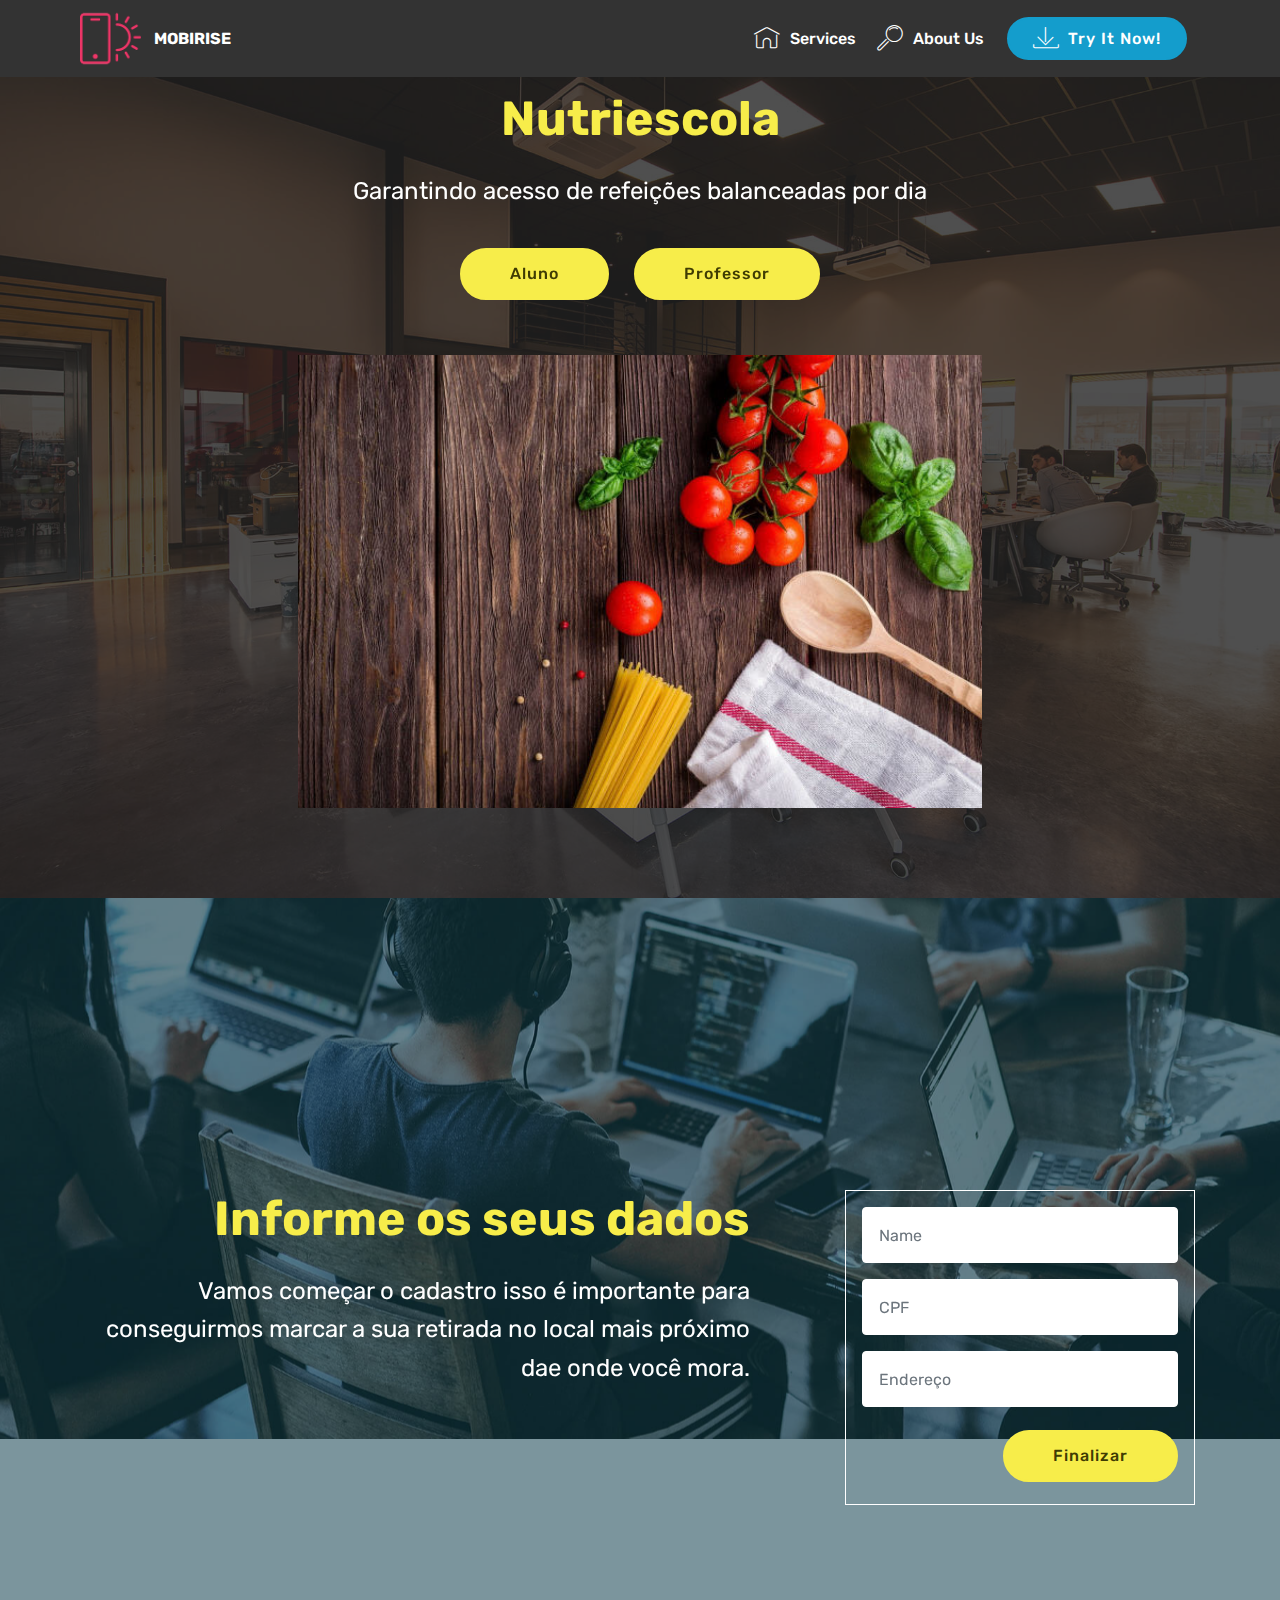
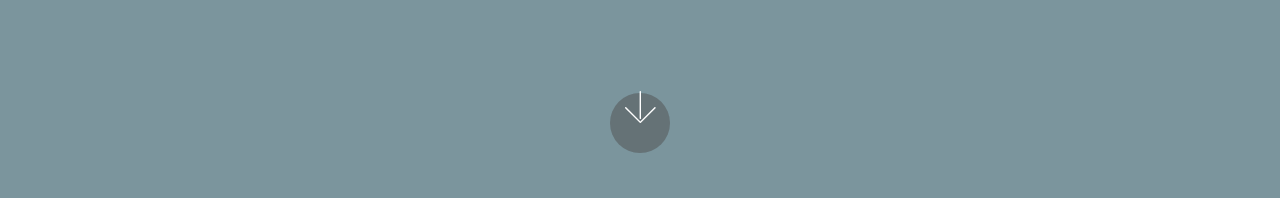
<file: page1.html>
<!DOCTYPE html>
<html  >
<head>
  <!-- Site made with Mobirise Website Builder v4.12.3, https://mobirise.com -->
  <meta charset="UTF-8">
  <meta http-equiv="X-UA-Compatible" content="IE=edge">
  <meta name="generator" content="Mobirise v4.12.3, mobirise.com">
  <meta name="viewport" content="width=device-width, initial-scale=1, minimum-scale=1">
  <link rel="shortcut icon" href="assets/images/logo2.png" type="image/x-icon">
  <meta name="description" content="Web Site Builder Description">
  
  
  <title>Bem Vindo</title>
  <link rel="stylesheet" href="assets/web/assets/mobirise-icons/mobirise-icons.css">
  <link rel="stylesheet" href="assets/bootstrap/css/bootstrap.min.css">
  <link rel="stylesheet" href="assets/bootstrap/css/bootstrap-grid.min.css">
  <link rel="stylesheet" href="assets/bootstrap/css/bootstrap-reboot.min.css">
  <link rel="stylesheet" href="assets/tether/tether.min.css">
  <link rel="stylesheet" href="assets/dropdown/css/style.css">
  <link rel="stylesheet" href="assets/theme/css/style.css">
  <link rel="preload" as="style" href="assets/mobirise/css/mbr-additional.css"><link rel="stylesheet" href="assets/mobirise/css/mbr-additional.css" type="text/css">
  
  
  
</head>
<body>
  <section class="menu cid-qTkzRZLJNu" once="menu" id="menu1-6">

    

    <nav class="navbar navbar-expand beta-menu navbar-dropdown align-items-center navbar-fixed-top navbar-toggleable-sm">
        <button class="navbar-toggler navbar-toggler-right" type="button" data-toggle="collapse" data-target="#navbarSupportedContent" aria-controls="navbarSupportedContent" aria-expanded="false" aria-label="Toggle navigation">
            <div class="hamburger">
                <span></span>
                <span></span>
                <span></span>
                <span></span>
            </div>
        </button>
        <div class="menu-logo">
            <div class="navbar-brand">
                <span class="navbar-logo">
                    <a href="https://mobirise.com">
                         <img src="assets/images/logo2.png" alt="Mobirise" style="height: 3.8rem;">
                    </a>
                </span>
                <span class="navbar-caption-wrap">
                    <a class="navbar-caption text-white display-4" href="https://mobirise.com">
                        MOBIRISE
                    </a>
                </span>
            </div>
        </div>
        <div class="collapse navbar-collapse" id="navbarSupportedContent">
            <ul class="navbar-nav nav-dropdown" data-app-modern-menu="true"><li class="nav-item">
                    <a class="nav-link link text-white display-4" href="https://mobirise.com">
                        <span class="mbri-home mbr-iconfont mbr-iconfont-btn"></span>
                        Services
                    </a>
                </li>
                <li class="nav-item">
                    <a class="nav-link link text-white display-4" href="https://mobirise.com">
                        <span class="mbri-search mbr-iconfont mbr-iconfont-btn"></span>
                        About Us
                    </a>
                </li></ul>
            <div class="navbar-buttons mbr-section-btn">
                <a class="btn btn-sm btn-primary display-4" href="https://mobirise.com">
                    <span class="mbri-save mbr-iconfont mbr-iconfont-btn "></span>
                    Try It Now!
                </a>
            </div>
        </div>
    </nav>
</section>

<section class="engine"><a href="https://mobirise.info/b">create a site for free</a></section><section class="header4 cid-rZUNiboamb mbr-parallax-background" id="header4-8">

    

    <div class="mbr-overlay" style="opacity: 0.8; background-color: rgb(35, 35, 35);">
    </div>

    <div class="container">
        <div class="row justify-content-md-center">
            <div class="media-content col-md-10">
                <h1 class="mbr-section-title align-center mbr-white pb-3 mbr-bold mbr-fonts-style display-2">
                    Nutriescola</h1>
                
                <div class="mbr-text align-center mbr-white pb-3">
                    <p class="mbr-text mbr-fonts-style display-5">Garantindo acesso de refeições balanceadas por dia</p>
                </div>
                <div class="mbr-section-btn align-center"><a class="btn btn-md btn-success display-4" href="https://mobirise.co">Aluno</a>
                    <a class="btn btn-md btn-success display-4" href="https://mobirise.co">Professor</a></div>
            </div>
            <div class="mbr-figure pt-5">
                <img src="assets/images/mbr-642x425.jpg" alt="Mobirise" title="" style="width: 60%;">
            </div>
        </div>
    </div>
</section>

<section class="header15 cid-rZUT99VeTi mbr-fullscreen mbr-parallax-background" id="header15-p">

    

    <div class="mbr-overlay" style="opacity: 0.5; background-color: rgb(7, 59, 76);"></div>

    <div class="container align-right">
        <div class="row">
            <div class="mbr-white col-lg-8 col-md-7 content-container">
                <h1 class="mbr-section-title mbr-bold pb-3 mbr-fonts-style display-2">Informe os seus dados</h1>
                <p class="mbr-text pb-3 mbr-fonts-style display-5">
                    Vamos começar o cadastro isso é importante para conseguirmos marcar a sua retirada no local mais próximo dae onde você mora.</p>
            </div>
            <div class="col-lg-4 col-md-5">
                <div class="form-container">
                    <div class="media-container-column" data-form-type="formoid">
                        <!---Formbuilder Form--->
                        <form action="https://mobirise.com/" method="POST" class="mbr-form form-with-styler" data-form-title="Mobirise Form"><input type="hidden" name="email" data-form-email="true" value="KwXB6j3JhqfJoe9oeoBxejv4C2R5Z7GhDV4vqaOdB/wkiQXH1CTUEIJCYvrOs9qyy7m2esqD6Z3JxVBmjIgYdaB0wxkb05GoD2sVomxNQdUXSid4g6dSKXc0OUyyt42W">
                            <div class="row">
                                <div hidden="hidden" data-form-alert="" class="alert alert-success col-12">Obrigado por fazer seu cadastro!</div>
                                <div hidden="hidden" data-form-alert-danger="" class="alert alert-danger col-12">
                                </div>
                            </div>
                            <div class="dragArea row">
                                <div class="col-md-12 form-group " data-for="name">
                                    <input type="text" name="name" placeholder="Name" data-form-field="Name" required="required" class="form-control px-3 display-7" id="name-header15-p">
                                </div>
                                <div class="col-md-12 form-group " data-for="email">
                                    <input type="email" name="email" placeholder="CPF" data-form-field="Email" required="required" class="form-control px-3 display-7" id="email-header15-p">
                                </div>
                                <div data-for="phone" class="col-md-12 form-group ">
                                    <input type="tel" name="phone" placeholder="Endereço" data-form-field="Phone" class="form-control px-3 display-7" id="phone-header15-p">
                                </div>
                                
                                <div class="col-md-12 input-group-btn"><button type="submit" class="btn btn-form btn-success display-4">Finalizar</button></div>
                            </div>
                        </form><!---Formbuilder Form--->
                    </div>
                </div>
            </div>
        </div>
    </div>
    <div class="mbr-arrow hidden-sm-down" aria-hidden="true">
        <a href="#next">
            <i class="mbri-down mbr-iconfont"></i>
        </a>
    </div>
</section>


  <script src="assets/web/assets/jquery/jquery.min.js"></script>
  <script src="assets/popper/popper.min.js"></script>
  <script src="assets/bootstrap/js/bootstrap.min.js"></script>
  <script src="assets/smoothscroll/smooth-scroll.js"></script>
  <script src="assets/tether/tether.min.js"></script>
  <script src="assets/dropdown/js/nav-dropdown.js"></script>
  <script src="assets/dropdown/js/navbar-dropdown.js"></script>
  <script src="assets/touchswipe/jquery.touch-swipe.min.js"></script>
  <script src="assets/parallax/jarallax.min.js"></script>
  <script src="assets/theme/js/script.js"></script>
  <script src="assets/formoid/formoid.min.js"></script>
  
  
</body>
</html>
</file>
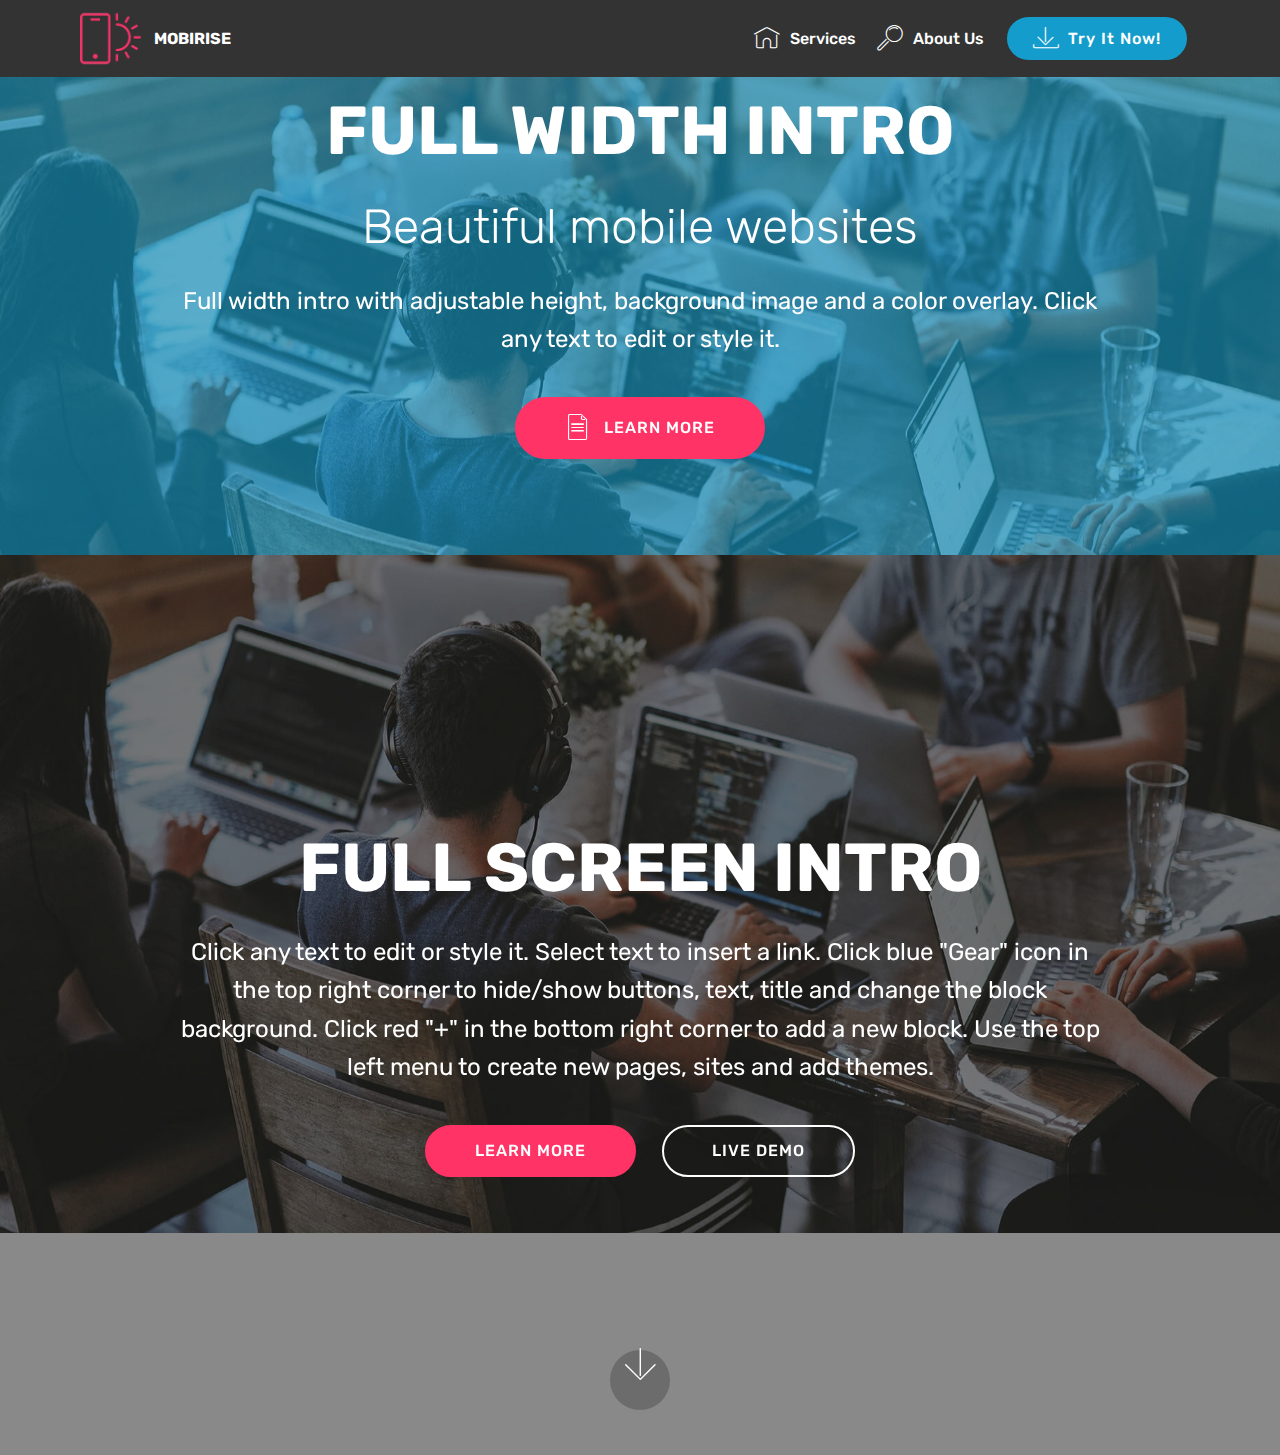
<file: page2.html>
<!DOCTYPE html>
<html  >
<head>
  <!-- Site made with Mobirise Website Builder v4.12.3, https://mobirise.com -->
  <meta charset="UTF-8">
  <meta http-equiv="X-UA-Compatible" content="IE=edge">
  <meta name="generator" content="Mobirise v4.12.3, mobirise.com">
  <meta name="viewport" content="width=device-width, initial-scale=1, minimum-scale=1">
  <link rel="shortcut icon" href="assets/images/logo2.png" type="image/x-icon">
  <meta name="description" content="Website Generator Description">
  
  
  <title>cadastro</title>
  <link rel="stylesheet" href="assets/web/assets/mobirise-icons/mobirise-icons.css">
  <link rel="stylesheet" href="assets/bootstrap/css/bootstrap.min.css">
  <link rel="stylesheet" href="assets/bootstrap/css/bootstrap-grid.min.css">
  <link rel="stylesheet" href="assets/bootstrap/css/bootstrap-reboot.min.css">
  <link rel="stylesheet" href="assets/tether/tether.min.css">
  <link rel="stylesheet" href="assets/dropdown/css/style.css">
  <link rel="stylesheet" href="assets/theme/css/style.css">
  <link rel="preload" as="style" href="assets/mobirise/css/mbr-additional.css"><link rel="stylesheet" href="assets/mobirise/css/mbr-additional.css" type="text/css">
  
  
  
</head>
<body>
  <section class="menu cid-qTkzRZLJNu" once="menu" id="menu1-h">

    

    <nav class="navbar navbar-expand beta-menu navbar-dropdown align-items-center navbar-fixed-top navbar-toggleable-sm">
        <button class="navbar-toggler navbar-toggler-right" type="button" data-toggle="collapse" data-target="#navbarSupportedContent" aria-controls="navbarSupportedContent" aria-expanded="false" aria-label="Toggle navigation">
            <div class="hamburger">
                <span></span>
                <span></span>
                <span></span>
                <span></span>
            </div>
        </button>
        <div class="menu-logo">
            <div class="navbar-brand">
                <span class="navbar-logo">
                    <a href="https://mobirise.com">
                         <img src="assets/images/logo2.png" alt="Mobirise" style="height: 3.8rem;">
                    </a>
                </span>
                <span class="navbar-caption-wrap">
                    <a class="navbar-caption text-white display-4" href="https://mobirise.com">
                        MOBIRISE
                    </a>
                </span>
            </div>
        </div>
        <div class="collapse navbar-collapse" id="navbarSupportedContent">
            <ul class="navbar-nav nav-dropdown" data-app-modern-menu="true"><li class="nav-item">
                    <a class="nav-link link text-white display-4" href="https://mobirise.com">
                        <span class="mbri-home mbr-iconfont mbr-iconfont-btn"></span>
                        Services
                    </a>
                </li>
                <li class="nav-item">
                    <a class="nav-link link text-white display-4" href="https://mobirise.com">
                        <span class="mbri-search mbr-iconfont mbr-iconfont-btn"></span>
                        About Us
                    </a>
                </li></ul>
            <div class="navbar-buttons mbr-section-btn">
                <a class="btn btn-sm btn-primary display-4" href="https://mobirise.com">
                    <span class="mbri-save mbr-iconfont mbr-iconfont-btn "></span>
                    Try It Now!
                </a>
            </div>
        </div>
    </nav>
</section>

<section class="engine"><a href="https://mobirise.info/l">free web templates</a></section><section class="header1 cid-rZUSvEUmrh mbr-parallax-background" id="header1-j">

    

    <div class="mbr-overlay" style="opacity: 0.6; background-color: rgb(20, 157, 204);">
    </div>

    <div class="container">
        <div class="row justify-content-md-center">
            <div class="mbr-white col-md-10">
                <h1 class="mbr-section-title align-center mbr-bold pb-3 mbr-fonts-style display-1">
                    FULL WIDTH INTRO
                </h1>
                <h3 class="mbr-section-subtitle align-center mbr-light pb-3 mbr-fonts-style display-2">
                    Beautiful mobile websites
                </h3>
                <p class="mbr-text align-center pb-3 mbr-fonts-style display-5">
                    Full width intro with adjustable height, background image and a color overlay. Click any text to edit or style it.
                </p>
                <div class="mbr-section-btn align-center"><a class="btn btn-md btn-secondary display-4" href="https://mobirise.co">
                        <span class="mbr-iconfont mbri-file"></span>LEARN MORE</a></div>
            </div>
        </div>
    </div>

</section>

<section class="cid-rZUSzHa265 mbr-fullscreen mbr-parallax-background" id="header2-k">

    

    <div class="mbr-overlay" style="opacity: 0.5; background-color: rgb(35, 35, 35);"></div>

    <div class="container align-center">
        <div class="row justify-content-md-center">
            <div class="mbr-white col-md-10">
                <h1 class="mbr-section-title mbr-bold pb-3 mbr-fonts-style display-1">
                    FULL SCREEN INTRO
                </h1>
                
                <p class="mbr-text pb-3 mbr-fonts-style display-5">
                    Click any text to edit or style it. Select text to insert a link. Click blue "Gear" icon in the top right corner to hide/show buttons, text, title and change the block background. Click red "+" in the bottom right corner to add a new block. Use the top left menu to create new pages, sites and add themes.
                </p>
                <div class="mbr-section-btn">
                    <a class="btn btn-md btn-secondary display-4" href="https://mobirise.co">LEARN MORE</a>
                    <a class="btn btn-md btn-white-outline display-4" href="https://mobirise.co">LIVE DEMO</a>
                </div>
            </div>
        </div>
    </div>
    <div class="mbr-arrow hidden-sm-down" aria-hidden="true">
        <a href="#next">
            <i class="mbri-down mbr-iconfont"></i>
        </a>
    </div>
</section>


  <script src="assets/web/assets/jquery/jquery.min.js"></script>
  <script src="assets/popper/popper.min.js"></script>
  <script src="assets/bootstrap/js/bootstrap.min.js"></script>
  <script src="assets/tether/tether.min.js"></script>
  <script src="assets/smoothscroll/smooth-scroll.js"></script>
  <script src="assets/dropdown/js/nav-dropdown.js"></script>
  <script src="assets/dropdown/js/navbar-dropdown.js"></script>
  <script src="assets/touchswipe/jquery.touch-swipe.min.js"></script>
  <script src="assets/parallax/jarallax.min.js"></script>
  <script src="assets/theme/js/script.js"></script>
  
  
</body>
</html>
</file>
<file: assets/web/assets/mobirise-icons/mobirise-icons.css>
@font-face {
  font-family: 'MobiriseIcons';
  src:  url('mobirise-icons.eot?spat4u');
  src:  url('mobirise-icons.eot?spat4u#iefix') format('embedded-opentype'),
    url('mobirise-icons.ttf?spat4u') format('truetype'),
    url('mobirise-icons.woff?spat4u') format('woff'),
    url('mobirise-icons.svg?spat4u#MobiriseIcons') format('svg');
  font-weight: normal;
  font-style: normal;
  font-display: swap;
}

[class^="mbri-"], [class*=" mbri-"] {
  /* use !important to prevent issues with browser extensions that change fonts */
  font-family: MobiriseIcons !important;
  speak: none;
  font-style: normal;
  font-weight: normal;
  font-variant: normal;
  text-transform: none;
  line-height: 1;

  /* Better Font Rendering =========== */
  -webkit-font-smoothing: antialiased;
  -moz-osx-font-smoothing: grayscale;
}

.mbri-add-submenu:before {
  content: "\e900";
}
.mbri-alert:before {
  content: "\e901";
}
.mbri-align-center:before {
  content: "\e902";
}
.mbri-align-justify:before {
  content: "\e903";
}
.mbri-align-left:before {
  content: "\e904";
}
.mbri-align-right:before {
  content: "\e905";
}
.mbri-android:before {
  content: "\e906";
}
.mbri-apple:before {
  content: "\e907";
}
.mbri-arrow-down:before {
  content: "\e908";
}
.mbri-arrow-next:before {
  content: "\e909";
}
.mbri-arrow-prev:before {
  content: "\e90a";
}
.mbri-arrow-up:before {
  content: "\e90b";
}
.mbri-bold:before {
  content: "\e90c";
}
.mbri-bookmark:before {
  content: "\e90d";
}
.mbri-bootstrap:before {
  content: "\e90e";
}
.mbri-briefcase:before {
  content: "\e90f";
}
.mbri-browse:before {
  content: "\e910";
}
.mbri-bulleted-list:before {
  content: "\e911";
}
.mbri-calendar:before {
  content: "\e912";
}
.mbri-camera:before {
  content: "\e913";
}
.mbri-cart-add:before {
  content: "\e914";
}
.mbri-cart-full:before {
  content: "\e915";
}
.mbri-cash:before {
  content: "\e916";
}
.mbri-change-style:before {
  content: "\e917";
}
.mbri-chat:before {
  content: "\e918";
}
.mbri-clock:before {
  content: "\e919";
}
.mbri-close:before {
  content: "\e91a";
}
.mbri-cloud:before {
  content: "\e91b";
}
.mbri-code:before {
  content: "\e91c";
}
.mbri-contact-form:before {
  content: "\e91d";
}
.mbri-credit-card:before {
  content: "\e91e";
}
.mbri-cursor-click:before {
  content: "\e91f";
}
.mbri-cust-feedback:before {
  content: "\e920";
}
.mbri-database:before {
  content: "\e921";
}
.mbri-delivery:before {
  content: "\e922";
}
.mbri-desktop:before {
  content: "\e923";
}
.mbri-devices:before {
  content: "\e924";
}
.mbri-down:before {
  content: "\e925";
}
.mbri-download:before {
  content: "\e989";
}
.mbri-drag-n-drop:before {
  content: "\e927";
}
.mbri-drag-n-drop2:before {
  content: "\e928";
}
.mbri-edit:before {
  content: "\e929";
}
.mbri-edit2:before {
  content: "\e92a";
}
.mbri-error:before {
  content: "\e92b";
}
.mbri-extension:before {
  content: "\e92c";
}
.mbri-features:before {
  content: "\e92d";
}
.mbri-file:before {
  content: "\e92e";
}
.mbri-flag:before {
  content: "\e92f";
}
.mbri-folder:before {
  content: "\e930";
}
.mbri-gift:before {
  content: "\e931";
}
.mbri-github:before {
  content: "\e932";
}
.mbri-globe:before {
  content: "\e933";
}
.mbri-globe-2:before {
  content: "\e934";
}
.mbri-growing-chart:before {
  content: "\e935";
}
.mbri-hearth:before {
  content: "\e936";
}
.mbri-help:before {
  content: "\e937";
}
.mbri-home:before {
  content: "\e938";
}
.mbri-hot-cup:before {
  content: "\e939";
}
.mbri-idea:before {
  content: "\e93a";
}
.mbri-image-gallery:before {
  content: "\e93b";
}
.mbri-image-slider:before {
  content: "\e93c";
}
.mbri-info:before {
  content: "\e93d";
}
.mbri-italic:before {
  content: "\e93e";
}
.mbri-key:before {
  content: "\e93f";
}
.mbri-laptop:before {
  content: "\e940";
}
.mbri-layers:before {
  content: "\e941";
}
.mbri-left-right:before {
  content: "\e942";
}
.mbri-left:before {
  content: "\e943";
}
.mbri-letter:before {
  content: "\e944";
}
.mbri-like:before {
  content: "\e945";
}
.mbri-link:before {
  content: "\e946";
}
.mbri-lock:before {
  content: "\e947";
}
.mbri-login:before {
  content: "\e948";
}
.mbri-logout:before {
  content: "\e949";
}
.mbri-magic-stick:before {
  content: "\e94a";
}
.mbri-map-pin:before {
  content: "\e94b";
}
.mbri-menu:before {
  content: "\e94c";
}
.mbri-mobile:before {
  content: "\e94d";
}
.mbri-mobile2:before {
  content: "\e94e";
}
.mbri-mobirise:before {
  content: "\e94f";
}
.mbri-more-horizontal:before {
  content: "\e950";
}
.mbri-more-vertical:before {
  content: "\e951";
}
.mbri-music:before {
  content: "\e952";
}
.mbri-new-file:before {
  content: "\e953";
}
.mbri-numbered-list:before {
  content: "\e954";
}
.mbri-opened-folder:before {
  content: "\e955";
}
.mbri-pages:before {
  content: "\e956";
}
.mbri-paper-plane:before {
  content: "\e957";
}
.mbri-paperclip:before {
  content: "\e958";
}
.mbri-photo:before {
  content: "\e959";
}
.mbri-photos:before {
  content: "\e95a";
}
.mbri-pin:before {
  content: "\e95b";
}
.mbri-play:before {
  content: "\e95c";
}
.mbri-plus:before {
  content: "\e95d";
}
.mbri-preview:before {
  content: "\e95e";
}
.mbri-print:before {
  content: "\e95f";
}
.mbri-protect:before {
  content: "\e960";
}
.mbri-question:before {
  content: "\e961";
}
.mbri-quote-left:before {
  content: "\e962";
}
.mbri-quote-right:before {
  content: "\e963";
}
.mbri-refresh:before {
  content: "\e964";
}
.mbri-responsive:before {
  content: "\e965";
}
.mbri-right:before {
  content: "\e966";
}
.mbri-rocket:before {
  content: "\e967";
}
.mbri-sad-face:before {
  content: "\e968";
}
.mbri-sale:before {
  content: "\e969";
}
.mbri-save:before {
  content: "\e96a";
}
.mbri-search:before {
  content: "\e96b";
}
.mbri-setting:before {
  content: "\e96c";
}
.mbri-setting2:before {
  content: "\e96d";
}
.mbri-setting3:before {
  content: "\e96e";
}
.mbri-share:before {
  content: "\e96f";
}
.mbri-shopping-bag:before {
  content: "\e970";
}
.mbri-shopping-basket:before {
  content: "\e971";
}
.mbri-shopping-cart:before {
  content: "\e972";
}
.mbri-sites:before {
  content: "\e973";
}
.mbri-smile-face:before {
  content: "\e974";
}
.mbri-speed:before {
  content: "\e975";
}
.mbri-star:before {
  content: "\e976";
}
.mbri-success:before {
  content: "\e977";
}
.mbri-sun:before {
  content: "\e978";
}
.mbri-sun2:before {
  content: "\e979";
}
.mbri-tablet:before {
  content: "\e97a";
}
.mbri-tablet-vertical:before {
  content: "\e97b";
}
.mbri-target:before {
  content: "\e97c";
}
.mbri-timer:before {
  content: "\e97d";
}
.mbri-to-ftp:before {
  content: "\e97e";
}
.mbri-to-local-drive:before {
  content: "\e97f";
}
.mbri-touch-swipe:before {
  content: "\e980";
}
.mbri-touch:before {
  content: "\e981";
}
.mbri-trash:before {
  content: "\e982";
}
.mbri-underline:before {
  content: "\e983";
}
.mbri-unlink:before {
  content: "\e984";
}
.mbri-unlock:before {
  content: "\e985";
}
.mbri-up-down:before {
  content: "\e986";
}
.mbri-up:before {
  content: "\e987";
}
.mbri-update:before {
  content: "\e988";
}
.mbri-upload:before {
 content: "\e926"; 
}
.mbri-user:before {
  content: "\e98a";
}
.mbri-user2:before {
  content: "\e98b";
}
.mbri-users:before {
  content: "\e98c";
}
.mbri-video:before {
  content: "\e98d";
}
.mbri-video-play:before {
  content: "\e98e";
}
.mbri-watch:before {
  content: "\e98f";
}
.mbri-website-theme:before {
  content: "\e990";
}
.mbri-wifi:before {
  content: "\e991";
}
.mbri-windows:before {
  content: "\e992";
}
.mbri-zoom-out:before {
  content: "\e993";
}
.mbri-redo:before {
  content: "\e994";
}
.mbri-undo:before {
  content: "\e995";
}
</file>
<file: assets/dropdown/css/style.css>
.navbar-dropdown {
  left: 0;
  padding: 0;
  position: absolute;
  right: 0;
  top: 0;
  transition: all 0.45s ease;
  z-index: 1030;
  background: #282828; }
  .navbar-dropdown .navbar-logo {
    margin-right: 0.8rem;
    transition: margin 0.3s ease-in-out;
    vertical-align: middle; }
    .navbar-dropdown .navbar-logo img {
      height: 3.125rem;
      transition: all 0.3s ease-in-out; }
    .navbar-dropdown .navbar-logo.mbr-iconfont {
      font-size: 3.125rem;
      line-height: 3.125rem; }
  .navbar-dropdown .navbar-caption {
    font-weight: 700;
    white-space: normal;
    vertical-align: -4px;
    line-height: 3.125rem !important; }
    .navbar-dropdown .navbar-caption, .navbar-dropdown .navbar-caption:hover {
      color: inherit;
      text-decoration: none; }
  .navbar-dropdown .mbr-iconfont + .navbar-caption {
    vertical-align: -1px; }
  .navbar-dropdown.navbar-fixed-top {
    position: fixed; }
  .navbar-dropdown .navbar-brand span {
    vertical-align: -4px; }
  .navbar-dropdown.bg-color.transparent {
    background: none; }
  .navbar-dropdown.navbar-short .navbar-brand {
    padding: 0.625rem 0; }
    .navbar-dropdown.navbar-short .navbar-brand span {
      vertical-align: -1px; }
  .navbar-dropdown.navbar-short .navbar-caption {
    line-height: 2.375rem !important;
    vertical-align: -2px; }
  .navbar-dropdown.navbar-short .navbar-logo {
    margin-right: 0.5rem; }
    .navbar-dropdown.navbar-short .navbar-logo img {
      height: 2.375rem; }
    .navbar-dropdown.navbar-short .navbar-logo.mbr-iconfont {
      font-size: 2.375rem;
      line-height: 2.375rem; }
  .navbar-dropdown.navbar-short .mbr-table-cell {
    height: 3.625rem; }
  .navbar-dropdown .navbar-close {
    left: 0.6875rem;
    position: fixed;
    top: 0.75rem;
    z-index: 1000; }
  .navbar-dropdown .hamburger-icon {
    content: "";
    display: inline-block;
    vertical-align: middle;
    width: 16px;
    -webkit-box-shadow: 0 -6px 0 1px #282828,0 0 0 1px #282828,0 6px 0 1px #282828;
    -moz-box-shadow: 0 -6px 0 1px #282828,0 0 0 1px #282828,0 6px 0 1px #282828;
    box-shadow: 0 -6px 0 1px #282828,0 0 0 1px #282828,0 6px 0 1px #282828; }

.dropdown-menu .dropdown-toggle[data-toggle="dropdown-submenu"]::after {
  border-bottom: 0.35em solid transparent;
  border-left: 0.35em solid;
  border-right: 0;
  border-top: 0.35em solid transparent;
  margin-left: 0.3rem; }

.dropdown-menu .dropdown-item:focus {
  outline: 0; }

.nav-dropdown {
  font-size: 0.75rem;
  font-weight: 500;
  height: auto !important; }
  .nav-dropdown .nav-btn {
    padding-left: 1rem; }
  .nav-dropdown .link {
    margin: .667em 1.667em;
    font-weight: 500;
    padding: 0;
    transition: color .2s ease-in-out; }
    .nav-dropdown .link.dropdown-toggle {
      margin-right: 2.583em; }
      .nav-dropdown .link.dropdown-toggle::after {
        margin-left: .25rem;
        border-top: 0.35em solid;
        border-right: 0.35em solid transparent;
        border-left: 0.35em solid transparent;
        border-bottom: 0; }
      .nav-dropdown .link.dropdown-toggle[aria-expanded="true"] {
        margin: 0;
        padding: 0.667em 3.263em  0.667em 1.667em; }
  .nav-dropdown .link::after,
  .nav-dropdown .dropdown-item::after {
    color: inherit; }
  .nav-dropdown .btn {
    font-size: 0.75rem;
    font-weight: 700;
    letter-spacing: 0;
    margin-bottom: 0;
    padding-left: 1.25rem;
    padding-right: 1.25rem; }
  .nav-dropdown .dropdown-menu {
    border-radius: 0;
    border: 0;
    left: 0;
    margin: 0;
    padding-bottom: 1.25rem;
    padding-top: 1.25rem;
    position: relative; }
  .nav-dropdown .dropdown-submenu {
    margin-left: 0.125rem;
    top: 0; }
  .nav-dropdown .dropdown-item {
    font-weight: 500;
    line-height: 2;
    padding: 0.3846em 4.615em 0.3846em 1.5385em;
    position: relative;
    transition: color .2s ease-in-out, background-color .2s ease-in-out; }
    .nav-dropdown .dropdown-item::after {
      margin-top: -0.3077em;
      position: absolute;
      right: 1.1538em;
      top: 50%; }
    .nav-dropdown .dropdown-item:focus, .nav-dropdown .dropdown-item:hover {
      background: none; }

@media (max-width: 767px) {
  .nav-dropdown.navbar-toggleable-sm {
    bottom: 0;
    display: none;
    left: 0;
    overflow-x: hidden;
    position: fixed;
    top: 0;
    transform: translateX(-100%);
    -ms-transform: translateX(-100%);
    -webkit-transform: translateX(-100%);
    width: 18.75rem;
    z-index: 999; } }
.nav-dropdown.navbar-toggleable-xl {
  bottom: 0;
  display: none;
  left: 0;
  overflow-x: hidden;
  position: fixed;
  top: 0;
  transform: translateX(-100%);
  -ms-transform: translateX(-100%);
  -webkit-transform: translateX(-100%);
  width: 18.75rem;
  z-index: 999; }

.nav-dropdown-sm {
  display: block !important;
  overflow-x: hidden;
  overflow: auto;
  padding-top: 3.875rem; }
  .nav-dropdown-sm::after {
    content: "";
    display: block;
    height: 3rem;
    width: 100%; }
  .nav-dropdown-sm.collapse.in ~ .navbar-close {
    display: block !important; }
  .nav-dropdown-sm.collapsing, .nav-dropdown-sm.collapse.in {
    transform: translateX(0);
    -ms-transform: translateX(0);
    -webkit-transform: translateX(0);
    transition: all 0.25s ease-out;
    -webkit-transition: all 0.25s ease-out;
    background: #282828; }
  .nav-dropdown-sm.collapsing[aria-expanded="false"] {
    transform: translateX(-100%);
    -ms-transform: translateX(-100%);
    -webkit-transform: translateX(-100%); }
  .nav-dropdown-sm .nav-item {
    display: block;
    margin-left: 0 !important;
    padding-left: 0; }
  .nav-dropdown-sm .link,
  .nav-dropdown-sm .dropdown-item {
    border-top: 1px dotted rgba(255, 255, 255, 0.1);
    font-size: 0.8125rem;
    line-height: 1.6;
    margin: 0 !important;
    padding: 0.875rem 2.4rem 0.875rem 1.5625rem !important;
    position: relative;
    white-space: normal; }
    .nav-dropdown-sm .link:focus, .nav-dropdown-sm .link:hover,
    .nav-dropdown-sm .dropdown-item:focus,
    .nav-dropdown-sm .dropdown-item:hover {
      background: rgba(0, 0, 0, 0.2) !important;
      color: #c0a375; }
  .nav-dropdown-sm .nav-btn {
    position: relative;
    padding: 1.5625rem 1.5625rem 0 1.5625rem; }
    .nav-dropdown-sm .nav-btn::before {
      border-top: 1px dotted rgba(255, 255, 255, 0.1);
      content: "";
      left: 0;
      position: absolute;
      top: 0;
      width: 100%; }
    .nav-dropdown-sm .nav-btn + .nav-btn {
      padding-top: 0.625rem; }
      .nav-dropdown-sm .nav-btn + .nav-btn::before {
        display: none; }
  .nav-dropdown-sm .btn {
    padding: 0.625rem 0; }
  .nav-dropdown-sm .dropdown-toggle[data-toggle="dropdown-submenu"]::after {
    margin-left: .25rem;
    border-top: 0.35em solid;
    border-right: 0.35em solid transparent;
    border-left: 0.35em solid transparent;
    border-bottom: 0; }
  .nav-dropdown-sm .dropdown-toggle[data-toggle="dropdown-submenu"][aria-expanded="true"]::after {
    border-top: 0;
    border-right: 0.35em solid transparent;
    border-left: 0.35em solid transparent;
    border-bottom: 0.35em solid; }
  .nav-dropdown-sm .dropdown-menu {
    margin: 0;
    padding: 0;
    position: relative;
    top: 0;
    left: 0;
    width: 100%;
    border: 0;
    float: none;
    border-radius: 0;
    background: none; }
  .nav-dropdown-sm .dropdown-submenu {
    left: 100%;
    margin-left: 0.125rem;
    margin-top: -1.25rem;
    top: 0; }

.navbar-toggleable-sm .nav-dropdown .dropdown-menu {
  position: absolute; }

.navbar-toggleable-sm .nav-dropdown .dropdown-submenu {
  left: 100%;
  margin-left: 0.125rem;
  margin-top: -1.25rem;
  top: 0; }

.navbar-toggleable-sm.opened .nav-dropdown .dropdown-menu {
  position: relative; }

.navbar-toggleable-sm.opened .nav-dropdown .dropdown-submenu {
  left: 0;
  margin-left: 00rem;
  margin-top: 0rem;
  top: 0; }

.is-builder .nav-dropdown.collapsing {
  transition: none !important; }

/*# sourceMappingURL=style.css.map */
</file>
<file: assets/theme/css/style.css>
@charset "UTF-8";
/*!
 * Mobirise v4 theme (https://mobirise.com/)
 * Copyright 2017 Mobirise
 */
section {
  background-color: #eeeeee;
}

body {
  font-style: normal;
  line-height: 1.5;
}

section,
.container,
.container-fluid {
  position: relative;
  word-wrap: break-word;
}

a.mbr-iconfont:hover {
  text-decoration: none;
}

.article .lead p,
.article .lead ul,
.article .lead ol,
.article .lead pre,
.article .lead blockquote {
  margin-bottom: 0;
}

ul,
ol,
pre,
blockquote {
  margin-bottom: 2.3125rem;
}

pre {
  background: #f4f4f4;
  padding: 10px 24px;
  white-space: pre-wrap;
}

.inactive {
  -webkit-user-select: none;
  -moz-user-select: none;
  -ms-user-select: none;
  user-select: none;
  pointer-events: none;
  -webkit-user-drag: none;
  user-drag: none;
}

.mbr-section__comments .row {
  justify-content: center;
  -webkit-justify-content: center;
}

a {
  font-style: normal;
  font-weight: 400;
  cursor: pointer;
}
a, a:hover {
  text-decoration: none;
}

figure {
  margin-bottom: 0;
}

body {
  color: #232323;
}

h1,
h2,
h3,
h4,
h5,
h6,
.h1,
.h2,
.h3,
.h4,
.h5,
.h6,
.display-1,
.display-2,
.display-3,
.display-4 {
  line-height: 1;
  word-break: break-word;
  word-wrap: break-word;
}

.mbr-section-title {
  font-style: normal;
  line-height: 1.2;
}

.mbr-section-subtitle {
  line-height: 1.3;
}

.mbr-text {
  font-style: normal;
  line-height: 1.6;
}

b,
strong {
  font-weight: bold;
}

blockquote {
  padding: 10px 0 10px 20px;
  position: relative;
  border-left: 2px solid;
  border-color: #ff3366;
}

input:-webkit-autofill, input:-webkit-autofill:hover, input:-webkit-autofill:focus, input:-webkit-autofill:active {
  transition-delay: 9999s;
  transition-property: background-color, color;
}

textarea[type=hidden] {
  display: none;
}

body {
  position: relative;
}

section {
  background-position: 50% 50%;
  background-repeat: no-repeat;
  background-size: cover;
}
section .mbr-background-video,
section .mbr-background-video-preview {
  position: absolute;
  bottom: 0;
  left: 0;
  right: 0;
  top: 0;
}

.hidden {
  visibility: hidden;
}

.mbr-z-index20 {
  z-index: 20;
}

/*! Base colors */
.mbr-white {
  color: #ffffff;
}

.mbr-black {
  color: #000000;
}

.mbr-bg-white {
  background-color: #ffffff;
}

.mbr-bg-black {
  background-color: #000000;
}

/*! Text-aligns */
.align-left {
  text-align: left;
}

.align-center {
  text-align: center;
}

.align-right {
  text-align: right;
}

@media (max-width: 767px) {
  .align-left,
.align-center,
.align-right,
.mbr-section-btn,
.mbr-section-title {
    text-align: center;
  }
}
/*! Font-weight  */
.mbr-light {
  font-weight: 300;
}

.mbr-regular {
  font-weight: 400;
}

.mbr-semibold {
  font-weight: 500;
}

.mbr-bold {
  font-weight: 700;
}

/*! Media  */
.media-size-item {
  -webkit-flex: 1 1 auto;
  -moz-flex: 1 1 auto;
  -ms-flex: 1 1 auto;
  -o-flex: 1 1 auto;
  flex: 1 1 auto;
}

.media-content {
  -webkit-flex-basis: 100%;
  flex-basis: 100%;
}

.media-container-row {
  display: -ms-flexbox;
  display: -webkit-flex;
  display: flex;
  -webkit-flex-direction: row;
  -ms-flex-direction: row;
  flex-direction: row;
  -webkit-flex-wrap: wrap;
  -ms-flex-wrap: wrap;
  flex-wrap: wrap;
  -webkit-justify-content: center;
  -ms-flex-pack: center;
  justify-content: center;
  -webkit-align-content: center;
  -ms-flex-line-pack: center;
  align-content: center;
  -webkit-align-items: start;
  -ms-flex-align: start;
  align-items: start;
}
.media-container-row .media-size-item {
  width: 400px;
}

.media-container-column {
  display: -ms-flexbox;
  display: -webkit-flex;
  display: flex;
  -webkit-flex-direction: column;
  -ms-flex-direction: column;
  flex-direction: column;
  -webkit-flex-wrap: wrap;
  -ms-flex-wrap: wrap;
  flex-wrap: wrap;
  -webkit-justify-content: center;
  -ms-flex-pack: center;
  justify-content: center;
  -webkit-align-content: center;
  -ms-flex-line-pack: center;
  align-content: center;
  -webkit-align-items: stretch;
  -ms-flex-align: stretch;
  align-items: stretch;
}
.media-container-column > * {
  width: 100%;
}

@media (min-width: 992px) {
  .media-container-row {
    -webkit-flex-wrap: nowrap;
    -ms-flex-wrap: nowrap;
    flex-wrap: nowrap;
  }
}
figure {
  overflow: hidden;
}

figure[mbr-media-size] {
  transition: width 0.1s;
}

.mbr-figure img,
.mbr-figure iframe {
  display: block;
  width: 100%;
}

.card {
  background-color: transparent;
  border: none;
}

.card-box {
  width: 100%;
}

.card-img {
  text-align: center;
  flex-shrink: 0;
  -webkit-flex-shrink: 0;
}

.media {
  max-width: 100%;
  margin: 0 auto;
}

.mbr-figure {
  -ms-flex-item-align: center;
  -ms-grid-row-align: center;
  -webkit-align-self: center;
  align-self: center;
}

.media-container > div {
  max-width: 100%;
}

.mbr-figure img,
.card-img img {
  width: 100%;
}

@media (max-width: 991px) {
  .media-size-item {
    width: auto !important;
  }

  .media {
    width: auto;
  }

  .mbr-figure {
    width: 100% !important;
  }
}
/*! Buttons */
.btn {
  font-weight: 500;
  border-width: 2px;
  font-style: normal;
  letter-spacing: 1px;
  margin: 0.4rem 0.8rem;
  white-space: normal;
  -webkit-transition: all 0.3s ease-in-out;
  -moz-transition: all 0.3s ease-in-out;
  transition: all 0.3s ease-in-out;
  display: inline-flex;
  align-items: center;
  justify-content: center;
  word-break: break-word;
  -webkit-align-items: center;
  -webkit-justify-content: center;
  display: -webkit-inline-flex;
}

.btn-sm {
  font-weight: 500;
  letter-spacing: 1px;
  -webkit-transition: all 0.3s ease-in-out;
  -moz-transition: all 0.3s ease-in-out;
  transition: all 0.3s ease-in-out;
}

.btn-md {
  font-weight: 500;
  letter-spacing: 1px;
  margin: 0.4rem 0.8rem !important;
  -webkit-transition: all 0.3s ease-in-out;
  -moz-transition: all 0.3s ease-in-out;
  transition: all 0.3s ease-in-out;
}

.btn-lg {
  font-weight: 500;
  letter-spacing: 1px;
  margin: 0.4rem 0.8rem !important;
  -webkit-transition: all 0.3s ease-in-out;
  -moz-transition: all 0.3s ease-in-out;
  transition: all 0.3s ease-in-out;
}

.mbr-section-btn {
  margin-left: -0.25rem;
  margin-right: -0.25rem;
  font-size: 0;
}

nav .mbr-section-btn {
  margin-left: 0rem;
  margin-right: 0rem;
}

.btn-form {
  border-radius: 0;
}
.btn-form:hover {
  cursor: pointer;
}

/*! Btn icon margin */
.btn .mbr-iconfont,
.btn.btn-sm .mbr-iconfont {
  cursor: pointer;
  margin-right: 0.5rem;
}

.btn.btn-md .mbr-iconfont,
.btn.btn-md .mbr-iconfont {
  margin-right: 0.8rem;
}

.mbr-regular {
  font-weight: 400;
}

.mbr-semibold {
  font-weight: 500;
}

.mbr-bold {
  font-weight: 700;
}

[type=submit] {
  -webkit-appearance: none;
}

/*! Full-screen */
.mbr-fullscreen .mbr-overlay {
  min-height: 100vh;
}

.mbr-fullscreen {
  display: flex;
  display: -webkit-flex;
  display: -moz-flex;
  display: -ms-flex;
  display: -o-flex;
  align-items: center;
  -webkit-align-items: center;
  min-height: 100vh;
  padding-top: 3rem;
  padding-bottom: 3rem;
}

/*! Map */
.map {
  height: 25rem;
  position: relative;
}
.map iframe {
  width: 100%;
  height: 100%;
}

.mbr-overlay {
  background-color: #000;
  bottom: 0;
  left: 0;
  opacity: 0.5;
  position: absolute;
  right: 0;
  top: 0;
  z-index: 0;
  pointer-events: none;
}

/* Form */
blockquote {
  font-style: italic;
  padding: 10px 0 10px 20px;
  font-size: 1.09rem;
  position: relative;
  border-width: 3px;
}

.form-control {
  background-color: #f5f5f5;
  box-shadow: none;
  color: #565656;
  line-height: 1.43;
  min-height: 3.5em;
  padding: 1.07em 0.5em;
}
.form-control, .form-control:focus {
  border: 1px solid #e8e8e8;
}
.form-active .form-control:invalid {
  border-color: red;
}

.form-control-label {
  position: relative;
  cursor: pointer;
  margin-bottom: 0.357em;
  padding: 0;
}

.alert {
  color: #ffffff;
  border-radius: 0;
  border: 0;
  font-size: 0.875rem;
  line-height: 1.5;
  margin-bottom: 1.875rem;
  padding: 1.25rem;
  position: relative;
}
.alert.alert-form::after {
  background-color: inherit;
  bottom: -7px;
  content: "";
  display: block;
  height: 14px;
  left: 50%;
  margin-left: -7px;
  position: absolute;
  transform: rotate(45deg);
  width: 14px;
  -webkit-transform: rotate(45deg);
}

.form-asterisk {
  font-family: initial;
  position: absolute;
  top: -2px;
  font-weight: normal;
}

/*! Scroll to top arrow */
#scrollToTop a i:before {
  content: "";
  position: absolute;
  height: 40%;
  top: 25%;
  background: #fff;
  width: 2px;
  left: calc(50% - 1px);
}
#scrollToTop a i:after {
  content: "";
  position: absolute;
  display: block;
  border-top: 2px solid #fff;
  border-right: 2px solid #fff;
  width: 40%;
  height: 40%;
  left: 30%;
  bottom: 30%;
  transform: rotate(135deg);
  -webkit-transform: rotate(135deg);
}

.mbr-arrow-up {
  bottom: 25px;
  right: 90px;
  position: fixed;
  text-align: right;
  z-index: 5000;
  color: #ffffff;
  font-size: 32px;
  transform: rotate(180deg);
  -webkit-transform: rotate(180deg);
}

.mbr-arrow-up a {
  background: rgba(0, 0, 0, 0.2);
  border-radius: 3px;
  color: #fff;
  display: inline-block;
  height: 60px;
  width: 60px;
  outline-style: none !important;
  position: relative;
  text-decoration: none;
  transition: all 0.3s ease-in-out;
  cursor: pointer;
  text-align: center;
}
.mbr-arrow-up a:hover {
  background-color: rgba(0, 0, 0, 0.4);
}
.mbr-arrow-up a i {
  line-height: 60px;
}

.mbr-arrow-up-icon {
  display: block;
  color: #fff;
}

.mbr-arrow-up-icon::before {
  content: "›";
  display: inline-block;
  font-family: serif;
  font-size: 32px;
  line-height: 1;
  font-style: normal;
  position: relative;
  top: 6px;
  left: -4px;
  -webkit-transform: rotate(-90deg);
  transform: rotate(-90deg);
}

/*! Arrow Down */
.mbr-arrow {
  position: absolute;
  bottom: 45px;
  left: 50%;
  width: 60px;
  height: 60px;
  cursor: pointer;
  background-color: rgba(80, 80, 80, 0.5);
  border-radius: 50%;
  -webkit-transform: translateX(-50%);
  transform: translateX(-50%);
}
.mbr-arrow > a {
  display: inline-block;
  text-decoration: none;
  outline-style: none;
  -webkit-animation: arrowdown 1.7s ease-in-out infinite;
  animation: arrowdown 1.7s ease-in-out infinite;
}
.mbr-arrow > a > i {
  position: absolute;
  top: -2px;
  left: 15px;
  font-size: 2rem;
}

@keyframes arrowdown {
  0% {
    transform: translateY(0px);
    -webkit-transform: translateY(0px);
  }
  50% {
    transform: translateY(-5px);
    -webkit-transform: translateY(-5px);
  }
  100% {
    transform: translateY(0px);
    -webkit-transform: translateY(0px);
  }
}
@-webkit-keyframes arrowdown {
  0% {
    transform: translateY(0px);
    -webkit-transform: translateY(0px);
  }
  50% {
    transform: translateY(-5px);
    -webkit-transform: translateY(-5px);
  }
  100% {
    transform: translateY(0px);
    -webkit-transform: translateY(0px);
  }
}
@media (max-width: 500px) {
  .mbr-arrow-up {
    left: 50%;
    right: auto;
    transform: translateX(-50%) rotate(180deg);
    -webkit-transform: translateX(-50%) rotate(180deg);
  }
}
/*Gradients animation*/
@keyframes gradient-animation {
  from {
    background-position: 0% 100%;
    animation-timing-function: ease-in-out;
  }
  to {
    background-position: 100% 0%;
    animation-timing-function: ease-in-out;
  }
}
@-webkit-keyframes gradient-animation {
  from {
    background-position: 0% 100%;
    animation-timing-function: ease-in-out;
  }
  to {
    background-position: 100% 0%;
    animation-timing-function: ease-in-out;
  }
}
.bg-gradient {
  background-size: 200% 200%;
  animation: gradient-animation 5s infinite alternate;
  -webkit-animation: gradient-animation 5s infinite alternate;
}

.menu .navbar-brand {
  display: -webkit-flex;
}
.menu .navbar-brand span {
  display: flex;
  display: -webkit-flex;
}
.menu .navbar-brand .navbar-caption-wrap {
  display: -webkit-flex;
}
.menu .navbar-brand .navbar-logo img {
  display: -webkit-flex;
}
@media (min-width: 768px) and (max-width: 1023px) {
  .menu .navbar-toggleable-sm .navbar-nav {
    display: -webkit-box;
    display: -webkit-flex;
    display: -ms-flexbox;
  }
}
@media (max-width: 1023px) {
  .menu .navbar-collapse {
    max-height: 93.5vh;
  }
  .menu .navbar-collapse.show {
    overflow: auto;
  }
}
@media (min-width: 1024px) {
  .menu .navbar-nav.nav-dropdown {
    display: -webkit-flex;
  }
  .menu .navbar-toggleable-sm .navbar-collapse {
    display: -webkit-flex !important;
  }
  .menu .collapsed .navbar-collapse {
    max-height: 93.5vh;
  }
  .menu .collapsed .navbar-collapse.show {
    overflow: auto;
  }
}
@media (max-width: 767px) {
  .menu .navbar-collapse {
    max-height: 80vh;
  }
}

/* Others*/
.note-check a[data-value=Rubik] {
  font-style: normal;
}

.mbr-arrow a {
  color: #ffffff;
}

@media (max-width: 767px) {
  .mbr-arrow {
    display: none;
  }
}
.navbar {
  display: -webkit-flex;
  -webkit-flex-wrap: wrap;
  -webkit-align-items: center;
  -webkit-justify-content: space-between;
}

.navbar-collapse {
  -webkit-flex-basis: 100%;
  -webkit-flex-grow: 1;
  -webkit-align-items: center;
}

.nav-dropdown .link {
  padding: 0.667em 1.667em !important;
  margin: 0 !important;
}

.nav {
  display: -webkit-flex;
  -webkit-flex-wrap: wrap;
}

.row {
  display: -webkit-flex;
  -webkit-flex-wrap: wrap;
}

.justify-content-center {
  -webkit-justify-content: center;
}

.form-inline {
  display: -webkit-flex;
  -webkit-flex-flow: row wrap;
  -webkit-align-items: center;
}

.card-wrapper {
  -webkit-flex: 1;
}

.carousel-control {
  z-index: 10;
  display: -webkit-flex;
  -webkit-align-items: center;
  -webkit-justify-content: center;
}

.carousel-controls {
  display: -webkit-flex;
}

.media {
  display: -webkit-flex;
}

.form-group:focus {
  outline: none;
}

.jq-selectbox__select {
  padding: 1.07em 0.5em;
  position: absolute;
  top: 0;
  left: 0;
  width: 100%;
}

.jq-selectbox__dropdown {
  position: absolute;
  top: 100%;
  left: 0 !important;
  width: 100% !important;
}

.jq-selectbox__trigger-arrow {
  transform: translateY(-50%);
}

.jq-selectbox li {
  padding: 1.07em 0.5em;
}

input[type=range] {
  padding-left: 0 !important;
  padding-right: 0 !important;
}

.modal-dialog,
.modal-content {
  height: 100%;
}

.modal-dialog .carousel-inner {
  height: calc(100vh - 1.75rem);
}
@media (max-width: 575px) {
  .modal-dialog .carousel-inner {
    height: calc(100vh - 1rem);
  }
}

.carousel-item {
  text-align: center;
}

.carousel-item img {
  margin: auto;
}

.navbar-toggler {
  -webkit-align-self: flex-start;
  -ms-flex-item-align: start;
  align-self: flex-start;
  padding: 0.25rem 0.75rem;
  font-size: 1.25rem;
  line-height: 1;
  background: transparent;
  border: 1px solid transparent;
  -webkit-border-radius: 0.25rem;
  border-radius: 0.25rem;
}

.navbar-toggler:focus,
.navbar-toggler:hover {
  text-decoration: none;
}

.navbar-toggler-icon {
  display: inline-block;
  width: 1.5em;
  height: 1.5em;
  vertical-align: middle;
  content: "";
  background: no-repeat center center;
  -webkit-background-size: 100% 100%;
  -o-background-size: 100% 100%;
  background-size: 100% 100%;
}

.navbar-toggler-left {
  position: absolute;
  left: 1rem;
}

.navbar-toggler-right {
  position: absolute;
  right: 1rem;
}

@media (max-width: 575px) {
  .navbar-toggleable .navbar-nav .dropdown-menu {
    position: static;
    float: none;
  }

  .navbar-toggleable > .container {
    padding-right: 0;
    padding-left: 0;
  }
}
@media (min-width: 576px) {
  .navbar-toggleable {
    -webkit-box-orient: horizontal;
    -webkit-box-direction: normal;
    -webkit-flex-direction: row;
    -ms-flex-direction: row;
    flex-direction: row;
    -webkit-flex-wrap: nowrap;
    -ms-flex-wrap: nowrap;
    flex-wrap: nowrap;
    -webkit-box-align: center;
    -webkit-align-items: center;
    -ms-flex-align: center;
    align-items: center;
  }

  .navbar-toggleable .navbar-nav {
    -webkit-box-orient: horizontal;
    -webkit-box-direction: normal;
    -webkit-flex-direction: row;
    -ms-flex-direction: row;
    flex-direction: row;
  }

  .navbar-toggleable .navbar-nav .nav-link {
    padding-right: 0.5rem;
    padding-left: 0.5rem;
  }

  .navbar-toggleable > .container {
    display: -webkit-box;
    display: -webkit-flex;
    display: -ms-flexbox;
    display: flex;
    -webkit-flex-wrap: nowrap;
    -ms-flex-wrap: nowrap;
    flex-wrap: nowrap;
    -webkit-box-align: center;
    -webkit-align-items: center;
    -ms-flex-align: center;
    align-items: center;
  }

  .navbar-toggleable .navbar-collapse {
    display: -webkit-box !important;
    display: -webkit-flex !important;
    display: -ms-flexbox !important;
    display: flex !important;
    width: 100%;
  }

  .navbar-toggleable .navbar-toggler {
    display: none;
  }
}
@media (max-width: 767px) {
  .navbar-toggleable-sm .navbar-nav .dropdown-menu {
    position: static;
    float: none;
  }

  .navbar-toggleable-sm > .container {
    padding-right: 0;
    padding-left: 0;
  }
}
@media (min-width: 768px) {
  .navbar-toggleable-sm {
    -webkit-box-orient: horizontal;
    -webkit-box-direction: normal;
    -webkit-flex-direction: row;
    -ms-flex-direction: row;
    flex-direction: row;
    -webkit-flex-wrap: nowrap;
    -ms-flex-wrap: nowrap;
    flex-wrap: nowrap;
    -webkit-box-align: center;
    -webkit-align-items: center;
    -ms-flex-align: center;
    align-items: center;
  }

  .navbar-toggleable-sm .navbar-nav {
    -webkit-box-orient: horizontal;
    -webkit-box-direction: normal;
    -webkit-flex-direction: row;
    -ms-flex-direction: row;
    flex-direction: row;
  }

  .navbar-toggleable-sm .navbar-nav .nav-link {
    padding-right: 0.5rem;
    padding-left: 0.5rem;
  }

  .navbar-toggleable-sm > .container {
    display: -webkit-box;
    display: -webkit-flex;
    display: -ms-flexbox;
    display: flex;
    -webkit-flex-wrap: nowrap;
    -ms-flex-wrap: nowrap;
    flex-wrap: nowrap;
    -webkit-box-align: center;
    -webkit-align-items: center;
    -ms-flex-align: center;
    align-items: center;
  }

  .navbar-toggleable-sm .navbar-collapse {
    display: none;
    width: 100%;
  }

  .navbar-toggleable-sm .navbar-toggler {
    display: none;
  }
}
@media (max-width: 1023px) {
  .navbar-toggleable-md .navbar-nav .dropdown-menu {
    position: static;
    float: none;
  }

  .navbar-toggleable-md > .container {
    padding-right: 0;
    padding-left: 0;
  }
}
@media (min-width: 1024px) {
  .navbar-toggleable-md {
    -webkit-box-orient: horizontal;
    -webkit-box-direction: normal;
    -webkit-flex-direction: row;
    -ms-flex-direction: row;
    flex-direction: row;
    -webkit-flex-wrap: nowrap;
    -ms-flex-wrap: nowrap;
    flex-wrap: nowrap;
    -webkit-box-align: center;
    -webkit-align-items: center;
    -ms-flex-align: center;
    align-items: center;
  }

  .navbar-toggleable-md .navbar-nav {
    -webkit-box-orient: horizontal;
    -webkit-box-direction: normal;
    -webkit-flex-direction: row;
    -ms-flex-direction: row;
    flex-direction: row;
  }

  .navbar-toggleable-md .navbar-nav .nav-link {
    padding-right: 0.5rem;
    padding-left: 0.5rem;
  }

  .navbar-toggleable-md > .container {
    display: -webkit-box;
    display: -webkit-flex;
    display: -ms-flexbox;
    display: flex;
    -webkit-flex-wrap: nowrap;
    -ms-flex-wrap: nowrap;
    flex-wrap: nowrap;
    -webkit-box-align: center;
    -webkit-align-items: center;
    -ms-flex-align: center;
    align-items: center;
  }

  .navbar-toggleable-md .navbar-collapse {
    display: -webkit-box !important;
    display: -webkit-flex !important;
    display: -ms-flexbox !important;
    display: flex !important;
    width: 100%;
  }

  .navbar-toggleable-md .navbar-toggler {
    display: none;
  }
}
@media (max-width: 1199px) {
  .navbar-toggleable-lg .navbar-nav .dropdown-menu {
    position: static;
    float: none;
  }

  .navbar-toggleable-lg > .container {
    padding-right: 0;
    padding-left: 0;
  }
}
@media (min-width: 1200px) {
  .navbar-toggleable-lg {
    -webkit-box-orient: horizontal;
    -webkit-box-direction: normal;
    -webkit-flex-direction: row;
    -ms-flex-direction: row;
    flex-direction: row;
    -webkit-flex-wrap: nowrap;
    -ms-flex-wrap: nowrap;
    flex-wrap: nowrap;
    -webkit-box-align: center;
    -webkit-align-items: center;
    -ms-flex-align: center;
    align-items: center;
  }

  .navbar-toggleable-lg .navbar-nav {
    -webkit-box-orient: horizontal;
    -webkit-box-direction: normal;
    -webkit-flex-direction: row;
    -ms-flex-direction: row;
    flex-direction: row;
  }

  .navbar-toggleable-lg .navbar-nav .nav-link {
    padding-right: 0.5rem;
    padding-left: 0.5rem;
  }

  .navbar-toggleable-lg > .container {
    display: -webkit-box;
    display: -webkit-flex;
    display: -ms-flexbox;
    display: flex;
    -webkit-flex-wrap: nowrap;
    -ms-flex-wrap: nowrap;
    flex-wrap: nowrap;
    -webkit-box-align: center;
    -webkit-align-items: center;
    -ms-flex-align: center;
    align-items: center;
  }

  .navbar-toggleable-lg .navbar-collapse {
    display: -webkit-box !important;
    display: -webkit-flex !important;
    display: -ms-flexbox !important;
    display: flex !important;
    width: 100%;
  }

  .navbar-toggleable-lg .navbar-toggler {
    display: none;
  }
}
.navbar-toggleable-xl {
  -webkit-box-orient: horizontal;
  -webkit-box-direction: normal;
  -webkit-flex-direction: row;
  -ms-flex-direction: row;
  flex-direction: row;
  -webkit-flex-wrap: nowrap;
  -ms-flex-wrap: nowrap;
  flex-wrap: nowrap;
  -webkit-box-align: center;
  -webkit-align-items: center;
  -ms-flex-align: center;
  align-items: center;
}

.navbar-toggleable-xl .navbar-nav .dropdown-menu {
  position: static;
  float: none;
}

.navbar-toggleable-xl > .container {
  padding-right: 0;
  padding-left: 0;
}

.navbar-toggleable-xl .navbar-nav {
  -webkit-box-orient: horizontal;
  -webkit-box-direction: normal;
  -webkit-flex-direction: row;
  -ms-flex-direction: row;
  flex-direction: row;
}

.navbar-toggleable-xl .navbar-nav .nav-link {
  padding-right: 0.5rem;
  padding-left: 0.5rem;
}

.navbar-toggleable-xl > .container {
  display: -webkit-box;
  display: -webkit-flex;
  display: -ms-flexbox;
  display: flex;
  -webkit-flex-wrap: nowrap;
  -ms-flex-wrap: nowrap;
  flex-wrap: nowrap;
  -webkit-box-align: center;
  -webkit-align-items: center;
  -ms-flex-align: center;
  align-items: center;
}

.navbar-toggleable-xl .navbar-collapse {
  display: -webkit-box !important;
  display: -webkit-flex !important;
  display: -ms-flexbox !important;
  display: flex !important;
  width: 100%;
}

.navbar-toggleable-xl .navbar-toggler {
  display: none;
}

.card-img {
  width: auto;
}

.menu .navbar.collapsed:not(.beta-menu) {
  flex-direction: column;
  -webkit-flex-direction: column;
}

.carousel-item.active,
.carousel-item-next,
.carousel-item-prev {
  display: -webkit-box;
  display: -webkit-flex;
  display: -ms-flexbox;
  display: flex;
}

.note-air-layout .dropup .dropdown-menu,
.note-air-layout .navbar-fixed-bottom .dropdown .dropdown-menu {
  bottom: initial !important;
}

html,
body {
  height: auto;
  min-height: 100vh;
}

.dropup .dropdown-toggle::after {
  display: none;
}.engine {
	position: absolute;
	text-indent: -2400px;
	text-align: center;
	padding: 0;
	top: 0;
	left: -2400px;
}
</file>
<file: assets/mobirise/css/mbr-additional.css>
@import url(https://fonts.googleapis.com/css?family=Rubik:300,300i,400,400i,500,500i,700,700i,900,900i&display=swap);





body {
  font-family: Rubik;
}
.display-1 {
  font-family: 'Rubik', sans-serif;
  font-size: 4.25rem;
  font-display: swap;
}
.display-1 > .mbr-iconfont {
  font-size: 6.8rem;
}
.display-2 {
  font-family: 'Rubik', sans-serif;
  font-size: 3rem;
  font-display: swap;
}
.display-2 > .mbr-iconfont {
  font-size: 4.8rem;
}
.display-4 {
  font-family: 'Rubik', sans-serif;
  font-size: 1rem;
  font-display: swap;
}
.display-4 > .mbr-iconfont {
  font-size: 1.6rem;
}
.display-5 {
  font-family: 'Rubik', sans-serif;
  font-size: 1.5rem;
  font-display: swap;
}
.display-5 > .mbr-iconfont {
  font-size: 2.4rem;
}
.display-7 {
  font-family: 'Rubik', sans-serif;
  font-size: 1rem;
  font-display: swap;
}
.display-7 > .mbr-iconfont {
  font-size: 1.6rem;
}
/* ---- Fluid typography for mobile devices ---- */
/* 1.4 - font scale ratio ( bootstrap == 1.42857 ) */
/* 100vw - current viewport width */
/* (48 - 20)  48 == 48rem == 768px, 20 == 20rem == 320px(minimal supported viewport) */
/* 0.65 - min scale variable, may vary */
@media (max-width: 768px) {
  .display-1 {
    font-size: 3.4rem;
    font-size: calc( 2.1374999999999997rem + (4.25 - 2.1374999999999997) * ((100vw - 20rem) / (48 - 20)));
    line-height: calc( 1.4 * (2.1374999999999997rem + (4.25 - 2.1374999999999997) * ((100vw - 20rem) / (48 - 20))));
  }
  .display-2 {
    font-size: 2.4rem;
    font-size: calc( 1.7rem + (3 - 1.7) * ((100vw - 20rem) / (48 - 20)));
    line-height: calc( 1.4 * (1.7rem + (3 - 1.7) * ((100vw - 20rem) / (48 - 20))));
  }
  .display-4 {
    font-size: 0.8rem;
    font-size: calc( 1rem + (1 - 1) * ((100vw - 20rem) / (48 - 20)));
    line-height: calc( 1.4 * (1rem + (1 - 1) * ((100vw - 20rem) / (48 - 20))));
  }
  .display-5 {
    font-size: 1.2rem;
    font-size: calc( 1.175rem + (1.5 - 1.175) * ((100vw - 20rem) / (48 - 20)));
    line-height: calc( 1.4 * (1.175rem + (1.5 - 1.175) * ((100vw - 20rem) / (48 - 20))));
  }
}
/* Buttons */
.btn {
  padding: 1rem 3rem;
  border-radius: 3px;
}
.btn-sm {
  padding: 0.6rem 1.5rem;
  border-radius: 3px;
}
.btn-md {
  padding: 1rem 3rem;
  border-radius: 3px;
}
.btn-lg {
  padding: 1.2rem 3.2rem;
  border-radius: 3px;
}
.bg-primary {
  background-color: #149dcc !important;
}
.bg-success {
  background-color: #f7ed4a !important;
}
.bg-info {
  background-color: #82786e !important;
}
.bg-warning {
  background-color: #879a9f !important;
}
.bg-danger {
  background-color: #b1a374 !important;
}
.btn-primary,
.btn-primary:active {
  background-color: #149dcc !important;
  border-color: #149dcc !important;
  color: #ffffff !important;
}
.btn-primary:hover,
.btn-primary:focus,
.btn-primary.focus,
.btn-primary.active {
  color: #ffffff !important;
  background-color: #0d6786 !important;
  border-color: #0d6786 !important;
}
.btn-primary.disabled,
.btn-primary:disabled {
  color: #ffffff !important;
  background-color: #0d6786 !important;
  border-color: #0d6786 !important;
}
.btn-secondary,
.btn-secondary:active {
  background-color: #ff3366 !important;
  border-color: #ff3366 !important;
  color: #ffffff !important;
}
.btn-secondary:hover,
.btn-secondary:focus,
.btn-secondary.focus,
.btn-secondary.active {
  color: #ffffff !important;
  background-color: #e50039 !important;
  border-color: #e50039 !important;
}
.btn-secondary.disabled,
.btn-secondary:disabled {
  color: #ffffff !important;
  background-color: #e50039 !important;
  border-color: #e50039 !important;
}
.btn-info,
.btn-info:active {
  background-color: #82786e !important;
  border-color: #82786e !important;
  color: #ffffff !important;
}
.btn-info:hover,
.btn-info:focus,
.btn-info.focus,
.btn-info.active {
  color: #ffffff !important;
  background-color: #59524b !important;
  border-color: #59524b !important;
}
.btn-info.disabled,
.btn-info:disabled {
  color: #ffffff !important;
  background-color: #59524b !important;
  border-color: #59524b !important;
}
.btn-success,
.btn-success:active {
  background-color: #f7ed4a !important;
  border-color: #f7ed4a !important;
  color: #3f3c03 !important;
}
.btn-success:hover,
.btn-success:focus,
.btn-success.focus,
.btn-success.active {
  color: #3f3c03 !important;
  background-color: #eadd0a !important;
  border-color: #eadd0a !important;
}
.btn-success.disabled,
.btn-success:disabled {
  color: #3f3c03 !important;
  background-color: #eadd0a !important;
  border-color: #eadd0a !important;
}
.btn-warning,
.btn-warning:active {
  background-color: #879a9f !important;
  border-color: #879a9f !important;
  color: #ffffff !important;
}
.btn-warning:hover,
.btn-warning:focus,
.btn-warning.focus,
.btn-warning.active {
  color: #ffffff !important;
  background-color: #617479 !important;
  border-color: #617479 !important;
}
.btn-warning.disabled,
.btn-warning:disabled {
  color: #ffffff !important;
  background-color: #617479 !important;
  border-color: #617479 !important;
}
.btn-danger,
.btn-danger:active {
  background-color: #b1a374 !important;
  border-color: #b1a374 !important;
  color: #ffffff !important;
}
.btn-danger:hover,
.btn-danger:focus,
.btn-danger.focus,
.btn-danger.active {
  color: #ffffff !important;
  background-color: #8b7d4e !important;
  border-color: #8b7d4e !important;
}
.btn-danger.disabled,
.btn-danger:disabled {
  color: #ffffff !important;
  background-color: #8b7d4e !important;
  border-color: #8b7d4e !important;
}
.btn-white {
  color: #333333 !important;
}
.btn-white,
.btn-white:active {
  background-color: #ffffff !important;
  border-color: #ffffff !important;
  color: #808080 !important;
}
.btn-white:hover,
.btn-white:focus,
.btn-white.focus,
.btn-white.active {
  color: #808080 !important;
  background-color: #d9d9d9 !important;
  border-color: #d9d9d9 !important;
}
.btn-white.disabled,
.btn-white:disabled {
  color: #808080 !important;
  background-color: #d9d9d9 !important;
  border-color: #d9d9d9 !important;
}
.btn-black,
.btn-black:active {
  background-color: #333333 !important;
  border-color: #333333 !important;
  color: #ffffff !important;
}
.btn-black:hover,
.btn-black:focus,
.btn-black.focus,
.btn-black.active {
  color: #ffffff !important;
  background-color: #0d0d0d !important;
  border-color: #0d0d0d !important;
}
.btn-black.disabled,
.btn-black:disabled {
  color: #ffffff !important;
  background-color: #0d0d0d !important;
  border-color: #0d0d0d !important;
}
.btn-primary-outline,
.btn-primary-outline:active {
  background: none;
  border-color: #0b566f;
  color: #0b566f;
}
.btn-primary-outline:hover,
.btn-primary-outline:focus,
.btn-primary-outline.focus,
.btn-primary-outline.active {
  color: #ffffff;
  background-color: #149dcc;
  border-color: #149dcc;
}
.btn-primary-outline.disabled,
.btn-primary-outline:disabled {
  color: #ffffff !important;
  background-color: #149dcc !important;
  border-color: #149dcc !important;
}
.btn-secondary-outline,
.btn-secondary-outline:active {
  background: none;
  border-color: #cc0033;
  color: #cc0033;
}
.btn-secondary-outline:hover,
.btn-secondary-outline:focus,
.btn-secondary-outline.focus,
.btn-secondary-outline.active {
  color: #ffffff;
  background-color: #ff3366;
  border-color: #ff3366;
}
.btn-secondary-outline.disabled,
.btn-secondary-outline:disabled {
  color: #ffffff !important;
  background-color: #ff3366 !important;
  border-color: #ff3366 !important;
}
.btn-info-outline,
.btn-info-outline:active {
  background: none;
  border-color: #4b453f;
  color: #4b453f;
}
.btn-info-outline:hover,
.btn-info-outline:focus,
.btn-info-outline.focus,
.btn-info-outline.active {
  color: #ffffff;
  background-color: #82786e;
  border-color: #82786e;
}
.btn-info-outline.disabled,
.btn-info-outline:disabled {
  color: #ffffff !important;
  background-color: #82786e !important;
  border-color: #82786e !important;
}
.btn-success-outline,
.btn-success-outline:active {
  background: none;
  border-color: #d2c609;
  color: #d2c609;
}
.btn-success-outline:hover,
.btn-success-outline:focus,
.btn-success-outline.focus,
.btn-success-outline.active {
  color: #3f3c03;
  background-color: #f7ed4a;
  border-color: #f7ed4a;
}
.btn-success-outline.disabled,
.btn-success-outline:disabled {
  color: #3f3c03 !important;
  background-color: #f7ed4a !important;
  border-color: #f7ed4a !important;
}
.btn-warning-outline,
.btn-warning-outline:active {
  background: none;
  border-color: #55666b;
  color: #55666b;
}
.btn-warning-outline:hover,
.btn-warning-outline:focus,
.btn-warning-outline.focus,
.btn-warning-outline.active {
  color: #ffffff;
  background-color: #879a9f;
  border-color: #879a9f;
}
.btn-warning-outline.disabled,
.btn-warning-outline:disabled {
  color: #ffffff !important;
  background-color: #879a9f !important;
  border-color: #879a9f !important;
}
.btn-danger-outline,
.btn-danger-outline:active {
  background: none;
  border-color: #7a6e45;
  color: #7a6e45;
}
.btn-danger-outline:hover,
.btn-danger-outline:focus,
.btn-danger-outline.focus,
.btn-danger-outline.active {
  color: #ffffff;
  background-color: #b1a374;
  border-color: #b1a374;
}
.btn-danger-outline.disabled,
.btn-danger-outline:disabled {
  color: #ffffff !important;
  background-color: #b1a374 !important;
  border-color: #b1a374 !important;
}
.btn-black-outline,
.btn-black-outline:active {
  background: none;
  border-color: #000000;
  color: #000000;
}
.btn-black-outline:hover,
.btn-black-outline:focus,
.btn-black-outline.focus,
.btn-black-outline.active {
  color: #ffffff;
  background-color: #333333;
  border-color: #333333;
}
.btn-black-outline.disabled,
.btn-black-outline:disabled {
  color: #ffffff !important;
  background-color: #333333 !important;
  border-color: #333333 !important;
}
.btn-white-outline,
.btn-white-outline:active,
.btn-white-outline.active {
  background: none;
  border-color: #ffffff;
  color: #ffffff;
}
.btn-white-outline:hover,
.btn-white-outline:focus,
.btn-white-outline.focus {
  color: #333333;
  background-color: #ffffff;
  border-color: #ffffff;
}
.text-primary {
  color: #149dcc !important;
}
.text-secondary {
  color: #ff3366 !important;
}
.text-success {
  color: #f7ed4a !important;
}
.text-info {
  color: #82786e !important;
}
.text-warning {
  color: #879a9f !important;
}
.text-danger {
  color: #b1a374 !important;
}
.text-white {
  color: #ffffff !important;
}
.text-black {
  color: #000000 !important;
}
a.text-primary:hover,
a.text-primary:focus {
  color: #0b566f !important;
}
a.text-secondary:hover,
a.text-secondary:focus {
  color: #cc0033 !important;
}
a.text-success:hover,
a.text-success:focus {
  color: #d2c609 !important;
}
a.text-info:hover,
a.text-info:focus {
  color: #4b453f !important;
}
a.text-warning:hover,
a.text-warning:focus {
  color: #55666b !important;
}
a.text-danger:hover,
a.text-danger:focus {
  color: #7a6e45 !important;
}
a.text-white:hover,
a.text-white:focus {
  color: #b3b3b3 !important;
}
a.text-black:hover,
a.text-black:focus {
  color: #4d4d4d !important;
}
.alert-success {
  background-color: #70c770;
}
.alert-info {
  background-color: #82786e;
}
.alert-warning {
  background-color: #879a9f;
}
.alert-danger {
  background-color: #b1a374;
}
.mbr-section-btn a.btn:not(.btn-form) {
  border-radius: 100px;
}
.mbr-section-btn a.btn:not(.btn-form):hover,
.mbr-section-btn a.btn:not(.btn-form):focus {
  box-shadow: none !important;
}
.mbr-section-btn a.btn:not(.btn-form):hover,
.mbr-section-btn a.btn:not(.btn-form):focus {
  box-shadow: 0 10px 40px 0 rgba(0, 0, 0, 0.2) !important;
  -webkit-box-shadow: 0 10px 40px 0 rgba(0, 0, 0, 0.2) !important;
}
.mbr-gallery-filter li a {
  border-radius: 100px !important;
}
.mbr-gallery-filter li.active .btn {
  background-color: #149dcc;
  border-color: #149dcc;
  color: #ffffff;
}
.mbr-gallery-filter li.active .btn:focus {
  box-shadow: none;
}
.nav-tabs .nav-link {
  border-radius: 100px !important;
}
a,
a:hover {
  color: #149dcc;
}
.mbr-plan-header.bg-primary .mbr-plan-subtitle,
.mbr-plan-header.bg-primary .mbr-plan-price-desc {
  color: #b4e6f8;
}
.mbr-plan-header.bg-success .mbr-plan-subtitle,
.mbr-plan-header.bg-success .mbr-plan-price-desc {
  color: #ffffff;
}
.mbr-plan-header.bg-info .mbr-plan-subtitle,
.mbr-plan-header.bg-info .mbr-plan-price-desc {
  color: #beb8b2;
}
.mbr-plan-header.bg-warning .mbr-plan-subtitle,
.mbr-plan-header.bg-warning .mbr-plan-price-desc {
  color: #ced6d8;
}
.mbr-plan-header.bg-danger .mbr-plan-subtitle,
.mbr-plan-header.bg-danger .mbr-plan-price-desc {
  color: #dfd9c6;
}
/* Scroll to top button*/
.scrollToTop_wraper {
  display: none;
}
.form-control {
  font-family: 'Rubik', sans-serif;
  font-size: 1rem;
  font-display: swap;
}
.form-control > .mbr-iconfont {
  font-size: 1.6rem;
}
blockquote {
  border-color: #149dcc;
}
/* Forms */
.mbr-form .btn {
  margin: .4rem 0;
}
.mbr-form .input-group-btn a.btn {
  border-radius: 100px !important;
}
.mbr-form .input-group-btn a.btn:hover {
  box-shadow: 0 10px 40px 0 rgba(0, 0, 0, 0.2);
}
.mbr-form .input-group-btn button[type="submit"] {
  border-radius: 100px !important;
  padding: 1rem 3rem;
}
.mbr-form .input-group-btn button[type="submit"]:hover {
  box-shadow: 0 10px 40px 0 rgba(0, 0, 0, 0.2);
}
.form2 .form-control {
  border-top-left-radius: 100px;
  border-bottom-left-radius: 100px;
}
.form2 .input-group-btn a.btn {
  border-top-left-radius: 0 !important;
  border-bottom-left-radius: 0 !important;
}
.form2 .input-group-btn button[type="submit"] {
  border-top-left-radius: 0 !important;
  border-bottom-left-radius: 0 !important;
}
.form3 input[type="email"] {
  border-radius: 100px !important;
}
@media (max-width: 349px) {
  .form2 input[type="email"] {
    border-radius: 100px !important;
  }
  .form2 .input-group-btn a.btn {
    border-radius: 100px !important;
  }
  .form2 .input-group-btn button[type="submit"] {
    border-radius: 100px !important;
  }
}
@media (max-width: 767px) {
  .btn {
    font-size: .75rem !important;
  }
  .btn .mbr-iconfont {
    font-size: 1rem !important;
  }
}
/* Footer */
.mbr-footer-content li::before,
.mbr-footer .mbr-contacts li::before {
  background: #149dcc;
}
.mbr-footer-content li a:hover,
.mbr-footer .mbr-contacts li a:hover {
  color: #149dcc;
}
.footer3 input[type="email"],
.footer4 input[type="email"] {
  border-radius: 100px !important;
}
.footer3 .input-group-btn a.btn,
.footer4 .input-group-btn a.btn {
  border-radius: 100px !important;
}
.footer3 .input-group-btn button[type="submit"],
.footer4 .input-group-btn button[type="submit"] {
  border-radius: 100px !important;
}
/* Headers*/
.header13 .form-inline input[type="email"],
.header14 .form-inline input[type="email"] {
  border-radius: 100px;
}
.header13 .form-inline input[type="text"],
.header14 .form-inline input[type="text"] {
  border-radius: 100px;
}
.header13 .form-inline input[type="tel"],
.header14 .form-inline input[type="tel"] {
  border-radius: 100px;
}
.header13 .form-inline a.btn,
.header14 .form-inline a.btn {
  border-radius: 100px;
}
.header13 .form-inline button,
.header14 .form-inline button {
  border-radius: 100px !important;
}
@media screen and (-ms-high-contrast: active), (-ms-high-contrast: none) {
  .card-wrapper {
    flex: auto !important;
  }
}
.jq-selectbox li:hover,
.jq-selectbox li.selected {
  background-color: #149dcc;
  color: #ffffff;
}
.jq-selectbox .jq-selectbox__trigger-arrow,
.jq-number__spin.minus:after,
.jq-number__spin.plus:after {
  transition: 0.4s;
  border-top-color: currentColor;
  border-bottom-color: currentColor;
}
.jq-selectbox:hover .jq-selectbox__trigger-arrow,
.jq-number__spin.minus:hover:after,
.jq-number__spin.plus:hover:after {
  border-top-color: #149dcc;
  border-bottom-color: #149dcc;
}
.xdsoft_datetimepicker .xdsoft_calendar td.xdsoft_default,
.xdsoft_datetimepicker .xdsoft_calendar td.xdsoft_current,
.xdsoft_datetimepicker .xdsoft_timepicker .xdsoft_time_box > div > div.xdsoft_current {
  color: #ffffff !important;
  background-color: #149dcc !important;
  box-shadow: none !important;
}
.xdsoft_datetimepicker .xdsoft_calendar td:hover,
.xdsoft_datetimepicker .xdsoft_timepicker .xdsoft_time_box > div > div:hover {
  color: #ffffff !important;
  background: #ff3366 !important;
  box-shadow: none !important;
}
.lazy-bg {
  background-image: none !important;
}
.lazy-placeholder:not(section),
.lazy-none {
  display: block;
  position: relative;
  padding-bottom: 56.25%;
}
iframe.lazy-placeholder,
.lazy-placeholder:after {
  content: '';
  position: absolute;
  width: 100px;
  height: 100px;
  background: transparent no-repeat center;
  background-size: contain;
  top: 50%;
  left: 50%;
  transform: translateX(-50%) translateY(-50%);
  background-image: url("data:image/svg+xml;charset=UTF-8,%3csvg width='32' height='32' viewBox='0 0 64 64' xmlns='http://www.w3.org/2000/svg' stroke='%23149dcc' %3e%3cg fill='none' fill-rule='evenodd'%3e%3cg transform='translate(16 16)' stroke-width='2'%3e%3ccircle stroke-opacity='.5' cx='16' cy='16' r='16'/%3e%3cpath d='M32 16c0-9.94-8.06-16-16-16'%3e%3canimateTransform attributeName='transform' type='rotate' from='0 16 16' to='360 16 16' dur='1s' repeatCount='indefinite'/%3e%3c/path%3e%3c/g%3e%3c/g%3e%3c/svg%3e");
}
section.lazy-placeholder:after {
  opacity: 0.3;
}
.cid-qTkzRZLJNu .navbar {
  padding: .5rem 0;
  background: #333333;
  transition: none;
  min-height: 77px;
}
.cid-qTkzRZLJNu .navbar-dropdown.bg-color.transparent.opened {
  background: #333333;
}
.cid-qTkzRZLJNu a {
  font-style: normal;
}
.cid-qTkzRZLJNu .nav-item span {
  padding-right: 0.4em;
  line-height: 0.5em;
  vertical-align: text-bottom;
  position: relative;
  text-decoration: none;
}
.cid-qTkzRZLJNu .nav-item a {
  display: flex;
  align-items: center;
  justify-content: center;
  padding: 0.7rem 0 !important;
  margin: 0rem .65rem !important;
}
.cid-qTkzRZLJNu .nav-item:focus,
.cid-qTkzRZLJNu .nav-link:focus {
  outline: none;
}
.cid-qTkzRZLJNu .btn {
  padding: 0.4rem 1.5rem;
  display: inline-flex;
  align-items: center;
}
.cid-qTkzRZLJNu .btn .mbr-iconfont {
  font-size: 1.6rem;
}
.cid-qTkzRZLJNu .menu-logo {
  margin-right: auto;
}
.cid-qTkzRZLJNu .menu-logo .navbar-brand {
  display: flex;
  margin-left: 5rem;
  padding: 0;
  transition: padding .2s;
  min-height: 3.8rem;
  align-items: center;
}
.cid-qTkzRZLJNu .menu-logo .navbar-brand .navbar-caption-wrap {
  display: -webkit-flex;
  -webkit-align-items: center;
  align-items: center;
  word-break: break-word;
  min-width: 7rem;
  margin: .3rem 0;
}
.cid-qTkzRZLJNu .menu-logo .navbar-brand .navbar-caption-wrap .navbar-caption {
  line-height: 1.2rem !important;
  padding-right: 2rem;
}
.cid-qTkzRZLJNu .menu-logo .navbar-brand .navbar-logo {
  font-size: 4rem;
  transition: font-size 0.25s;
}
.cid-qTkzRZLJNu .menu-logo .navbar-brand .navbar-logo img {
  display: flex;
}
.cid-qTkzRZLJNu .menu-logo .navbar-brand .navbar-logo .mbr-iconfont {
  transition: font-size 0.25s;
}
.cid-qTkzRZLJNu .navbar-toggleable-sm .navbar-collapse {
  justify-content: flex-end;
  -webkit-justify-content: flex-end;
  padding-right: 5rem;
  width: auto;
}
.cid-qTkzRZLJNu .navbar-toggleable-sm .navbar-collapse .navbar-nav {
  flex-wrap: wrap;
  -webkit-flex-wrap: wrap;
  padding-left: 0;
}
.cid-qTkzRZLJNu .navbar-toggleable-sm .navbar-collapse .navbar-nav .nav-item {
  -webkit-align-self: center;
  align-self: center;
}
.cid-qTkzRZLJNu .navbar-toggleable-sm .navbar-collapse .navbar-buttons {
  padding-left: 0;
  padding-bottom: 0;
}
.cid-qTkzRZLJNu .dropdown .dropdown-menu {
  background: #333333;
  display: none;
  position: absolute;
  min-width: 5rem;
  padding-top: 1.4rem;
  padding-bottom: 1.4rem;
  text-align: left;
}
.cid-qTkzRZLJNu .dropdown .dropdown-menu .dropdown-item {
  width: auto;
  padding: 0.235em 1.5385em 0.235em 1.5385em !important;
}
.cid-qTkzRZLJNu .dropdown .dropdown-menu .dropdown-item::after {
  right: 0.5rem;
}
.cid-qTkzRZLJNu .dropdown .dropdown-menu .dropdown-submenu {
  margin: 0;
}
.cid-qTkzRZLJNu .dropdown.open > .dropdown-menu {
  display: block;
}
.cid-qTkzRZLJNu .navbar-toggleable-sm.opened:after {
  position: absolute;
  width: 100vw;
  height: 100vh;
  content: '';
  background-color: rgba(0, 0, 0, 0.1);
  left: 0;
  bottom: 0;
  transform: translateY(100%);
  -webkit-transform: translateY(100%);
  z-index: 1000;
}
.cid-qTkzRZLJNu .navbar.navbar-short {
  min-height: 60px;
  transition: all .2s;
}
.cid-qTkzRZLJNu .navbar.navbar-short .navbar-toggler-right {
  top: 20px;
}
.cid-qTkzRZLJNu .navbar.navbar-short .navbar-logo a {
  font-size: 2.5rem !important;
  line-height: 2.5rem;
  transition: font-size 0.25s;
}
.cid-qTkzRZLJNu .navbar.navbar-short .navbar-logo a .mbr-iconfont {
  font-size: 2.5rem !important;
}
.cid-qTkzRZLJNu .navbar.navbar-short .navbar-logo a img {
  height: 3rem !important;
}
.cid-qTkzRZLJNu .navbar.navbar-short .navbar-brand {
  min-height: 3rem;
}
.cid-qTkzRZLJNu button.navbar-toggler {
  width: 31px;
  height: 18px;
  cursor: pointer;
  transition: all .2s;
  top: 1.5rem;
  right: 1rem;
}
.cid-qTkzRZLJNu button.navbar-toggler:focus {
  outline: none;
}
.cid-qTkzRZLJNu button.navbar-toggler .hamburger span {
  position: absolute;
  right: 0;
  width: 30px;
  height: 2px;
  border-right: 5px;
  background-color: #ffffff;
}
.cid-qTkzRZLJNu button.navbar-toggler .hamburger span:nth-child(1) {
  top: 0;
  transition: all .2s;
}
.cid-qTkzRZLJNu button.navbar-toggler .hamburger span:nth-child(2) {
  top: 8px;
  transition: all .15s;
}
.cid-qTkzRZLJNu button.navbar-toggler .hamburger span:nth-child(3) {
  top: 8px;
  transition: all .15s;
}
.cid-qTkzRZLJNu button.navbar-toggler .hamburger span:nth-child(4) {
  top: 16px;
  transition: all .2s;
}
.cid-qTkzRZLJNu nav.opened .hamburger span:nth-child(1) {
  top: 8px;
  width: 0;
  opacity: 0;
  right: 50%;
  transition: all .2s;
}
.cid-qTkzRZLJNu nav.opened .hamburger span:nth-child(2) {
  -webkit-transform: rotate(45deg);
  transform: rotate(45deg);
  transition: all .25s;
}
.cid-qTkzRZLJNu nav.opened .hamburger span:nth-child(3) {
  -webkit-transform: rotate(-45deg);
  transform: rotate(-45deg);
  transition: all .25s;
}
.cid-qTkzRZLJNu nav.opened .hamburger span:nth-child(4) {
  top: 8px;
  width: 0;
  opacity: 0;
  right: 50%;
  transition: all .2s;
}
.cid-qTkzRZLJNu .collapsed.navbar-expand {
  flex-direction: column;
}
.cid-qTkzRZLJNu .collapsed .btn {
  display: flex;
}
.cid-qTkzRZLJNu .collapsed .navbar-collapse {
  display: none !important;
  padding-right: 0 !important;
}
.cid-qTkzRZLJNu .collapsed .navbar-collapse.collapsing,
.cid-qTkzRZLJNu .collapsed .navbar-collapse.show {
  display: block !important;
}
.cid-qTkzRZLJNu .collapsed .navbar-collapse.collapsing .navbar-nav,
.cid-qTkzRZLJNu .collapsed .navbar-collapse.show .navbar-nav {
  display: block;
  text-align: center;
}
.cid-qTkzRZLJNu .collapsed .navbar-collapse.collapsing .navbar-nav .nav-item,
.cid-qTkzRZLJNu .collapsed .navbar-collapse.show .navbar-nav .nav-item {
  clear: both;
}
.cid-qTkzRZLJNu .collapsed .navbar-collapse.collapsing .navbar-buttons,
.cid-qTkzRZLJNu .collapsed .navbar-collapse.show .navbar-buttons {
  text-align: center;
}
.cid-qTkzRZLJNu .collapsed .navbar-collapse.collapsing .navbar-buttons:last-child,
.cid-qTkzRZLJNu .collapsed .navbar-collapse.show .navbar-buttons:last-child {
  margin-bottom: 1rem;
}
.cid-qTkzRZLJNu .collapsed button.navbar-toggler {
  display: block;
}
.cid-qTkzRZLJNu .collapsed .navbar-brand {
  margin-left: 1rem !important;
}
.cid-qTkzRZLJNu .collapsed .navbar-toggleable-sm {
  flex-direction: column;
  -webkit-flex-direction: column;
}
.cid-qTkzRZLJNu .collapsed .dropdown .dropdown-menu {
  width: 100%;
  text-align: center;
  position: relative;
  opacity: 0;
  display: block;
  height: 0;
  visibility: hidden;
  padding: 0;
  transition-duration: .5s;
  transition-property: opacity,padding,height;
}
.cid-qTkzRZLJNu .collapsed .dropdown.open > .dropdown-menu {
  position: relative;
  opacity: 1;
  height: auto;
  padding: 1.4rem 0;
  visibility: visible;
}
.cid-qTkzRZLJNu .collapsed .dropdown .dropdown-submenu {
  left: 0;
  text-align: center;
  width: 100%;
}
.cid-qTkzRZLJNu .collapsed .dropdown .dropdown-toggle[data-toggle="dropdown-submenu"]::after {
  margin-top: 0;
  position: inherit;
  right: 0;
  top: 50%;
  display: inline-block;
  width: 0;
  height: 0;
  margin-left: .3em;
  vertical-align: middle;
  content: "";
  border-top: .30em solid;
  border-right: .30em solid transparent;
  border-left: .30em solid transparent;
}
@media (max-width: 991px) {
  .cid-qTkzRZLJNu .navbar-expand {
    flex-direction: column;
  }
  .cid-qTkzRZLJNu img {
    height: 3.8rem !important;
  }
  .cid-qTkzRZLJNu .btn {
    display: flex;
  }
  .cid-qTkzRZLJNu button.navbar-toggler {
    display: block;
  }
  .cid-qTkzRZLJNu .navbar-brand {
    margin-left: 1rem !important;
  }
  .cid-qTkzRZLJNu .navbar-toggleable-sm {
    flex-direction: column;
    -webkit-flex-direction: column;
  }
  .cid-qTkzRZLJNu .navbar-collapse {
    display: none !important;
    padding-right: 0 !important;
  }
  .cid-qTkzRZLJNu .navbar-collapse.collapsing,
  .cid-qTkzRZLJNu .navbar-collapse.show {
    display: block !important;
  }
  .cid-qTkzRZLJNu .navbar-collapse.collapsing .navbar-nav,
  .cid-qTkzRZLJNu .navbar-collapse.show .navbar-nav {
    display: block;
    text-align: center;
  }
  .cid-qTkzRZLJNu .navbar-collapse.collapsing .navbar-nav .nav-item,
  .cid-qTkzRZLJNu .navbar-collapse.show .navbar-nav .nav-item {
    clear: both;
  }
  .cid-qTkzRZLJNu .navbar-collapse.collapsing .navbar-buttons,
  .cid-qTkzRZLJNu .navbar-collapse.show .navbar-buttons {
    text-align: center;
  }
  .cid-qTkzRZLJNu .navbar-collapse.collapsing .navbar-buttons:last-child,
  .cid-qTkzRZLJNu .navbar-collapse.show .navbar-buttons:last-child {
    margin-bottom: 1rem;
  }
  .cid-qTkzRZLJNu .dropdown .dropdown-menu {
    width: 100%;
    text-align: center;
    position: relative;
    opacity: 0;
    display: block;
    height: 0;
    visibility: hidden;
    padding: 0;
    transition-duration: .5s;
    transition-property: opacity,padding,height;
  }
  .cid-qTkzRZLJNu .dropdown.open > .dropdown-menu {
    position: relative;
    opacity: 1;
    height: auto;
    padding: 1.4rem 0;
    visibility: visible;
  }
  .cid-qTkzRZLJNu .dropdown .dropdown-submenu {
    left: 0;
    text-align: center;
    width: 100%;
  }
  .cid-qTkzRZLJNu .dropdown .dropdown-toggle[data-toggle="dropdown-submenu"]::after {
    margin-top: 0;
    position: inherit;
    right: 0;
    top: 50%;
    display: inline-block;
    width: 0;
    height: 0;
    margin-left: .3em;
    vertical-align: middle;
    content: "";
    border-top: .30em solid;
    border-right: .30em solid transparent;
    border-left: .30em solid transparent;
  }
}
@media (min-width: 767px) {
  .cid-qTkzRZLJNu .menu-logo {
    flex-shrink: 0;
  }
}
.cid-qTkzRZLJNu .navbar-collapse {
  flex-basis: auto;
}
.cid-qTkzRZLJNu .nav-link:hover,
.cid-qTkzRZLJNu .dropdown-item:hover {
  color: #c1c1c1 !important;
}
.cid-rZUMnmYfYX {
  background-image: url("../../../assets/images/background4.jpg");
}
.cid-rZUMnmYfYX H1 {
  color: #f7ed4a;
}
.cid-qTkA127IK8 {
  background-image: url("../../../assets/images/background4.jpg");
}
.cid-qTkAaeaxX5 {
  padding-top: 60px;
  padding-bottom: 60px;
  background-color: #2e2e2e;
}
@media (max-width: 767px) {
  .cid-qTkAaeaxX5 .content {
    text-align: center;
  }
  .cid-qTkAaeaxX5 .content > div:not(:last-child) {
    margin-bottom: 2rem;
  }
}
@media (max-width: 767px) {
  .cid-qTkAaeaxX5 .media-wrap {
    margin-bottom: 1rem;
  }
}
.cid-qTkAaeaxX5 .media-wrap .mbr-iconfont-logo {
  font-size: 7.5rem;
  color: #f36;
}
.cid-qTkAaeaxX5 .media-wrap img {
  height: 6rem;
}
@media (max-width: 767px) {
  .cid-qTkAaeaxX5 .footer-lower .copyright {
    margin-bottom: 1rem;
    text-align: center;
  }
}
.cid-qTkAaeaxX5 .footer-lower hr {
  margin: 1rem 0;
  border-color: #fff;
  opacity: .05;
}
.cid-qTkAaeaxX5 .footer-lower .social-list {
  padding-left: 0;
  margin-bottom: 0;
  list-style: none;
  display: flex;
  flex-wrap: wrap;
  justify-content: flex-end;
  -webkit-justify-content: flex-end;
}
.cid-qTkAaeaxX5 .footer-lower .social-list .mbr-iconfont-social {
  font-size: 1.3rem;
  color: #fff;
}
.cid-qTkAaeaxX5 .footer-lower .social-list .soc-item {
  margin: 0 .5rem;
}
.cid-qTkAaeaxX5 .footer-lower .social-list a {
  margin: 0;
  opacity: .5;
  -webkit-transition: .2s linear;
  transition: .2s linear;
}
.cid-qTkAaeaxX5 .footer-lower .social-list a:hover {
  opacity: 1;
}
@media (max-width: 767px) {
  .cid-qTkAaeaxX5 .footer-lower .social-list {
    justify-content: center;
    -webkit-justify-content: center;
  }
}
.cid-rZUyjWeSET {
  background-image: url("../../../assets/images/background4.jpg");
}
.cid-rZUymL2GNm {
  background-image: url("../../../assets/images/background4.jpg");
}
.cid-qTkzRZLJNu .navbar {
  padding: .5rem 0;
  background: #333333;
  transition: none;
  min-height: 77px;
}
.cid-qTkzRZLJNu .navbar-dropdown.bg-color.transparent.opened {
  background: #333333;
}
.cid-qTkzRZLJNu a {
  font-style: normal;
}
.cid-qTkzRZLJNu .nav-item span {
  padding-right: 0.4em;
  line-height: 0.5em;
  vertical-align: text-bottom;
  position: relative;
  text-decoration: none;
}
.cid-qTkzRZLJNu .nav-item a {
  display: flex;
  align-items: center;
  justify-content: center;
  padding: 0.7rem 0 !important;
  margin: 0rem .65rem !important;
}
.cid-qTkzRZLJNu .nav-item:focus,
.cid-qTkzRZLJNu .nav-link:focus {
  outline: none;
}
.cid-qTkzRZLJNu .btn {
  padding: 0.4rem 1.5rem;
  display: inline-flex;
  align-items: center;
}
.cid-qTkzRZLJNu .btn .mbr-iconfont {
  font-size: 1.6rem;
}
.cid-qTkzRZLJNu .menu-logo {
  margin-right: auto;
}
.cid-qTkzRZLJNu .menu-logo .navbar-brand {
  display: flex;
  margin-left: 5rem;
  padding: 0;
  transition: padding .2s;
  min-height: 3.8rem;
  align-items: center;
}
.cid-qTkzRZLJNu .menu-logo .navbar-brand .navbar-caption-wrap {
  display: -webkit-flex;
  -webkit-align-items: center;
  align-items: center;
  word-break: break-word;
  min-width: 7rem;
  margin: .3rem 0;
}
.cid-qTkzRZLJNu .menu-logo .navbar-brand .navbar-caption-wrap .navbar-caption {
  line-height: 1.2rem !important;
  padding-right: 2rem;
}
.cid-qTkzRZLJNu .menu-logo .navbar-brand .navbar-logo {
  font-size: 4rem;
  transition: font-size 0.25s;
}
.cid-qTkzRZLJNu .menu-logo .navbar-brand .navbar-logo img {
  display: flex;
}
.cid-qTkzRZLJNu .menu-logo .navbar-brand .navbar-logo .mbr-iconfont {
  transition: font-size 0.25s;
}
.cid-qTkzRZLJNu .navbar-toggleable-sm .navbar-collapse {
  justify-content: flex-end;
  -webkit-justify-content: flex-end;
  padding-right: 5rem;
  width: auto;
}
.cid-qTkzRZLJNu .navbar-toggleable-sm .navbar-collapse .navbar-nav {
  flex-wrap: wrap;
  -webkit-flex-wrap: wrap;
  padding-left: 0;
}
.cid-qTkzRZLJNu .navbar-toggleable-sm .navbar-collapse .navbar-nav .nav-item {
  -webkit-align-self: center;
  align-self: center;
}
.cid-qTkzRZLJNu .navbar-toggleable-sm .navbar-collapse .navbar-buttons {
  padding-left: 0;
  padding-bottom: 0;
}
.cid-qTkzRZLJNu .dropdown .dropdown-menu {
  background: #333333;
  display: none;
  position: absolute;
  min-width: 5rem;
  padding-top: 1.4rem;
  padding-bottom: 1.4rem;
  text-align: left;
}
.cid-qTkzRZLJNu .dropdown .dropdown-menu .dropdown-item {
  width: auto;
  padding: 0.235em 1.5385em 0.235em 1.5385em !important;
}
.cid-qTkzRZLJNu .dropdown .dropdown-menu .dropdown-item::after {
  right: 0.5rem;
}
.cid-qTkzRZLJNu .dropdown .dropdown-menu .dropdown-submenu {
  margin: 0;
}
.cid-qTkzRZLJNu .dropdown.open > .dropdown-menu {
  display: block;
}
.cid-qTkzRZLJNu .navbar-toggleable-sm.opened:after {
  position: absolute;
  width: 100vw;
  height: 100vh;
  content: '';
  background-color: rgba(0, 0, 0, 0.1);
  left: 0;
  bottom: 0;
  transform: translateY(100%);
  -webkit-transform: translateY(100%);
  z-index: 1000;
}
.cid-qTkzRZLJNu .navbar.navbar-short {
  min-height: 60px;
  transition: all .2s;
}
.cid-qTkzRZLJNu .navbar.navbar-short .navbar-toggler-right {
  top: 20px;
}
.cid-qTkzRZLJNu .navbar.navbar-short .navbar-logo a {
  font-size: 2.5rem !important;
  line-height: 2.5rem;
  transition: font-size 0.25s;
}
.cid-qTkzRZLJNu .navbar.navbar-short .navbar-logo a .mbr-iconfont {
  font-size: 2.5rem !important;
}
.cid-qTkzRZLJNu .navbar.navbar-short .navbar-logo a img {
  height: 3rem !important;
}
.cid-qTkzRZLJNu .navbar.navbar-short .navbar-brand {
  min-height: 3rem;
}
.cid-qTkzRZLJNu button.navbar-toggler {
  width: 31px;
  height: 18px;
  cursor: pointer;
  transition: all .2s;
  top: 1.5rem;
  right: 1rem;
}
.cid-qTkzRZLJNu button.navbar-toggler:focus {
  outline: none;
}
.cid-qTkzRZLJNu button.navbar-toggler .hamburger span {
  position: absolute;
  right: 0;
  width: 30px;
  height: 2px;
  border-right: 5px;
  background-color: #ffffff;
}
.cid-qTkzRZLJNu button.navbar-toggler .hamburger span:nth-child(1) {
  top: 0;
  transition: all .2s;
}
.cid-qTkzRZLJNu button.navbar-toggler .hamburger span:nth-child(2) {
  top: 8px;
  transition: all .15s;
}
.cid-qTkzRZLJNu button.navbar-toggler .hamburger span:nth-child(3) {
  top: 8px;
  transition: all .15s;
}
.cid-qTkzRZLJNu button.navbar-toggler .hamburger span:nth-child(4) {
  top: 16px;
  transition: all .2s;
}
.cid-qTkzRZLJNu nav.opened .hamburger span:nth-child(1) {
  top: 8px;
  width: 0;
  opacity: 0;
  right: 50%;
  transition: all .2s;
}
.cid-qTkzRZLJNu nav.opened .hamburger span:nth-child(2) {
  -webkit-transform: rotate(45deg);
  transform: rotate(45deg);
  transition: all .25s;
}
.cid-qTkzRZLJNu nav.opened .hamburger span:nth-child(3) {
  -webkit-transform: rotate(-45deg);
  transform: rotate(-45deg);
  transition: all .25s;
}
.cid-qTkzRZLJNu nav.opened .hamburger span:nth-child(4) {
  top: 8px;
  width: 0;
  opacity: 0;
  right: 50%;
  transition: all .2s;
}
.cid-qTkzRZLJNu .collapsed.navbar-expand {
  flex-direction: column;
}
.cid-qTkzRZLJNu .collapsed .btn {
  display: flex;
}
.cid-qTkzRZLJNu .collapsed .navbar-collapse {
  display: none !important;
  padding-right: 0 !important;
}
.cid-qTkzRZLJNu .collapsed .navbar-collapse.collapsing,
.cid-qTkzRZLJNu .collapsed .navbar-collapse.show {
  display: block !important;
}
.cid-qTkzRZLJNu .collapsed .navbar-collapse.collapsing .navbar-nav,
.cid-qTkzRZLJNu .collapsed .navbar-collapse.show .navbar-nav {
  display: block;
  text-align: center;
}
.cid-qTkzRZLJNu .collapsed .navbar-collapse.collapsing .navbar-nav .nav-item,
.cid-qTkzRZLJNu .collapsed .navbar-collapse.show .navbar-nav .nav-item {
  clear: both;
}
.cid-qTkzRZLJNu .collapsed .navbar-collapse.collapsing .navbar-buttons,
.cid-qTkzRZLJNu .collapsed .navbar-collapse.show .navbar-buttons {
  text-align: center;
}
.cid-qTkzRZLJNu .collapsed .navbar-collapse.collapsing .navbar-buttons:last-child,
.cid-qTkzRZLJNu .collapsed .navbar-collapse.show .navbar-buttons:last-child {
  margin-bottom: 1rem;
}
.cid-qTkzRZLJNu .collapsed button.navbar-toggler {
  display: block;
}
.cid-qTkzRZLJNu .collapsed .navbar-brand {
  margin-left: 1rem !important;
}
.cid-qTkzRZLJNu .collapsed .navbar-toggleable-sm {
  flex-direction: column;
  -webkit-flex-direction: column;
}
.cid-qTkzRZLJNu .collapsed .dropdown .dropdown-menu {
  width: 100%;
  text-align: center;
  position: relative;
  opacity: 0;
  display: block;
  height: 0;
  visibility: hidden;
  padding: 0;
  transition-duration: .5s;
  transition-property: opacity,padding,height;
}
.cid-qTkzRZLJNu .collapsed .dropdown.open > .dropdown-menu {
  position: relative;
  opacity: 1;
  height: auto;
  padding: 1.4rem 0;
  visibility: visible;
}
.cid-qTkzRZLJNu .collapsed .dropdown .dropdown-submenu {
  left: 0;
  text-align: center;
  width: 100%;
}
.cid-qTkzRZLJNu .collapsed .dropdown .dropdown-toggle[data-toggle="dropdown-submenu"]::after {
  margin-top: 0;
  position: inherit;
  right: 0;
  top: 50%;
  display: inline-block;
  width: 0;
  height: 0;
  margin-left: .3em;
  vertical-align: middle;
  content: "";
  border-top: .30em solid;
  border-right: .30em solid transparent;
  border-left: .30em solid transparent;
}
@media (max-width: 991px) {
  .cid-qTkzRZLJNu .navbar-expand {
    flex-direction: column;
  }
  .cid-qTkzRZLJNu img {
    height: 3.8rem !important;
  }
  .cid-qTkzRZLJNu .btn {
    display: flex;
  }
  .cid-qTkzRZLJNu button.navbar-toggler {
    display: block;
  }
  .cid-qTkzRZLJNu .navbar-brand {
    margin-left: 1rem !important;
  }
  .cid-qTkzRZLJNu .navbar-toggleable-sm {
    flex-direction: column;
    -webkit-flex-direction: column;
  }
  .cid-qTkzRZLJNu .navbar-collapse {
    display: none !important;
    padding-right: 0 !important;
  }
  .cid-qTkzRZLJNu .navbar-collapse.collapsing,
  .cid-qTkzRZLJNu .navbar-collapse.show {
    display: block !important;
  }
  .cid-qTkzRZLJNu .navbar-collapse.collapsing .navbar-nav,
  .cid-qTkzRZLJNu .navbar-collapse.show .navbar-nav {
    display: block;
    text-align: center;
  }
  .cid-qTkzRZLJNu .navbar-collapse.collapsing .navbar-nav .nav-item,
  .cid-qTkzRZLJNu .navbar-collapse.show .navbar-nav .nav-item {
    clear: both;
  }
  .cid-qTkzRZLJNu .navbar-collapse.collapsing .navbar-buttons,
  .cid-qTkzRZLJNu .navbar-collapse.show .navbar-buttons {
    text-align: center;
  }
  .cid-qTkzRZLJNu .navbar-collapse.collapsing .navbar-buttons:last-child,
  .cid-qTkzRZLJNu .navbar-collapse.show .navbar-buttons:last-child {
    margin-bottom: 1rem;
  }
  .cid-qTkzRZLJNu .dropdown .dropdown-menu {
    width: 100%;
    text-align: center;
    position: relative;
    opacity: 0;
    display: block;
    height: 0;
    visibility: hidden;
    padding: 0;
    transition-duration: .5s;
    transition-property: opacity,padding,height;
  }
  .cid-qTkzRZLJNu .dropdown.open > .dropdown-menu {
    position: relative;
    opacity: 1;
    height: auto;
    padding: 1.4rem 0;
    visibility: visible;
  }
  .cid-qTkzRZLJNu .dropdown .dropdown-submenu {
    left: 0;
    text-align: center;
    width: 100%;
  }
  .cid-qTkzRZLJNu .dropdown .dropdown-toggle[data-toggle="dropdown-submenu"]::after {
    margin-top: 0;
    position: inherit;
    right: 0;
    top: 50%;
    display: inline-block;
    width: 0;
    height: 0;
    margin-left: .3em;
    vertical-align: middle;
    content: "";
    border-top: .30em solid;
    border-right: .30em solid transparent;
    border-left: .30em solid transparent;
  }
}
@media (min-width: 767px) {
  .cid-qTkzRZLJNu .menu-logo {
    flex-shrink: 0;
  }
}
.cid-qTkzRZLJNu .navbar-collapse {
  flex-basis: auto;
}
.cid-qTkzRZLJNu .nav-link:hover,
.cid-qTkzRZLJNu .dropdown-item:hover {
  color: #c1c1c1 !important;
}
.cid-rZUNiboamb {
  padding-top: 90px;
  padding-bottom: 90px;
  background-image: url("../../../assets/images/background1.jpg");
}
.cid-rZUNiboamb .mbr-figure {
  margin: 0 auto;
  width: 100%;
  display: -webkit-flex;
  justify-content: center;
  -webkit-justify-content: center;
}
.cid-rZUNiboamb .mbr-figure img {
  height: 100%;
  margin: 0 auto;
}
@media (max-width: 991px) {
  .cid-rZUNiboamb .mbr-figure img {
    width: 100% !important;
  }
}
.cid-rZUNiboamb H1 {
  color: #f7ed4a;
}
.cid-rZUNiboamb .mbr-text,
.cid-rZUNiboamb .mbr-section-btn {
  text-align: center;
}
.cid-rZUT99VeTi {
  background-image: url("../../../assets/images/background4.jpg");
}
.cid-rZUT99VeTi .form-control,
.cid-rZUT99VeTi .form-control:focus {
  background: #ffffff;
  border: 1px solid #ffffff;
}
.cid-rZUT99VeTi .form-container {
  transition: all .2s;
  border: 1px solid #ffffff;
  padding: 1rem;
}
.cid-rZUT99VeTi textarea.form-control {
  min-height: 188px;
}
.cid-rZUT99VeTi .input-group-btn {
  justify-content: center;
  -webkit-justify-content: center;
}
@media (min-width: 768px) {
  .cid-rZUT99VeTi .content-container {
    padding-right: 5rem;
  }
}
.cid-rZUT99VeTi H1 {
  color: #f7ed4a;
}
.cid-qTkzRZLJNu .navbar {
  padding: .5rem 0;
  background: #333333;
  transition: none;
  min-height: 77px;
}
.cid-qTkzRZLJNu .navbar-dropdown.bg-color.transparent.opened {
  background: #333333;
}
.cid-qTkzRZLJNu a {
  font-style: normal;
}
.cid-qTkzRZLJNu .nav-item span {
  padding-right: 0.4em;
  line-height: 0.5em;
  vertical-align: text-bottom;
  position: relative;
  text-decoration: none;
}
.cid-qTkzRZLJNu .nav-item a {
  display: flex;
  align-items: center;
  justify-content: center;
  padding: 0.7rem 0 !important;
  margin: 0rem .65rem !important;
}
.cid-qTkzRZLJNu .nav-item:focus,
.cid-qTkzRZLJNu .nav-link:focus {
  outline: none;
}
.cid-qTkzRZLJNu .btn {
  padding: 0.4rem 1.5rem;
  display: inline-flex;
  align-items: center;
}
.cid-qTkzRZLJNu .btn .mbr-iconfont {
  font-size: 1.6rem;
}
.cid-qTkzRZLJNu .menu-logo {
  margin-right: auto;
}
.cid-qTkzRZLJNu .menu-logo .navbar-brand {
  display: flex;
  margin-left: 5rem;
  padding: 0;
  transition: padding .2s;
  min-height: 3.8rem;
  align-items: center;
}
.cid-qTkzRZLJNu .menu-logo .navbar-brand .navbar-caption-wrap {
  display: -webkit-flex;
  -webkit-align-items: center;
  align-items: center;
  word-break: break-word;
  min-width: 7rem;
  margin: .3rem 0;
}
.cid-qTkzRZLJNu .menu-logo .navbar-brand .navbar-caption-wrap .navbar-caption {
  line-height: 1.2rem !important;
  padding-right: 2rem;
}
.cid-qTkzRZLJNu .menu-logo .navbar-brand .navbar-logo {
  font-size: 4rem;
  transition: font-size 0.25s;
}
.cid-qTkzRZLJNu .menu-logo .navbar-brand .navbar-logo img {
  display: flex;
}
.cid-qTkzRZLJNu .menu-logo .navbar-brand .navbar-logo .mbr-iconfont {
  transition: font-size 0.25s;
}
.cid-qTkzRZLJNu .navbar-toggleable-sm .navbar-collapse {
  justify-content: flex-end;
  -webkit-justify-content: flex-end;
  padding-right: 5rem;
  width: auto;
}
.cid-qTkzRZLJNu .navbar-toggleable-sm .navbar-collapse .navbar-nav {
  flex-wrap: wrap;
  -webkit-flex-wrap: wrap;
  padding-left: 0;
}
.cid-qTkzRZLJNu .navbar-toggleable-sm .navbar-collapse .navbar-nav .nav-item {
  -webkit-align-self: center;
  align-self: center;
}
.cid-qTkzRZLJNu .navbar-toggleable-sm .navbar-collapse .navbar-buttons {
  padding-left: 0;
  padding-bottom: 0;
}
.cid-qTkzRZLJNu .dropdown .dropdown-menu {
  background: #333333;
  display: none;
  position: absolute;
  min-width: 5rem;
  padding-top: 1.4rem;
  padding-bottom: 1.4rem;
  text-align: left;
}
.cid-qTkzRZLJNu .dropdown .dropdown-menu .dropdown-item {
  width: auto;
  padding: 0.235em 1.5385em 0.235em 1.5385em !important;
}
.cid-qTkzRZLJNu .dropdown .dropdown-menu .dropdown-item::after {
  right: 0.5rem;
}
.cid-qTkzRZLJNu .dropdown .dropdown-menu .dropdown-submenu {
  margin: 0;
}
.cid-qTkzRZLJNu .dropdown.open > .dropdown-menu {
  display: block;
}
.cid-qTkzRZLJNu .navbar-toggleable-sm.opened:after {
  position: absolute;
  width: 100vw;
  height: 100vh;
  content: '';
  background-color: rgba(0, 0, 0, 0.1);
  left: 0;
  bottom: 0;
  transform: translateY(100%);
  -webkit-transform: translateY(100%);
  z-index: 1000;
}
.cid-qTkzRZLJNu .navbar.navbar-short {
  min-height: 60px;
  transition: all .2s;
}
.cid-qTkzRZLJNu .navbar.navbar-short .navbar-toggler-right {
  top: 20px;
}
.cid-qTkzRZLJNu .navbar.navbar-short .navbar-logo a {
  font-size: 2.5rem !important;
  line-height: 2.5rem;
  transition: font-size 0.25s;
}
.cid-qTkzRZLJNu .navbar.navbar-short .navbar-logo a .mbr-iconfont {
  font-size: 2.5rem !important;
}
.cid-qTkzRZLJNu .navbar.navbar-short .navbar-logo a img {
  height: 3rem !important;
}
.cid-qTkzRZLJNu .navbar.navbar-short .navbar-brand {
  min-height: 3rem;
}
.cid-qTkzRZLJNu button.navbar-toggler {
  width: 31px;
  height: 18px;
  cursor: pointer;
  transition: all .2s;
  top: 1.5rem;
  right: 1rem;
}
.cid-qTkzRZLJNu button.navbar-toggler:focus {
  outline: none;
}
.cid-qTkzRZLJNu button.navbar-toggler .hamburger span {
  position: absolute;
  right: 0;
  width: 30px;
  height: 2px;
  border-right: 5px;
  background-color: #ffffff;
}
.cid-qTkzRZLJNu button.navbar-toggler .hamburger span:nth-child(1) {
  top: 0;
  transition: all .2s;
}
.cid-qTkzRZLJNu button.navbar-toggler .hamburger span:nth-child(2) {
  top: 8px;
  transition: all .15s;
}
.cid-qTkzRZLJNu button.navbar-toggler .hamburger span:nth-child(3) {
  top: 8px;
  transition: all .15s;
}
.cid-qTkzRZLJNu button.navbar-toggler .hamburger span:nth-child(4) {
  top: 16px;
  transition: all .2s;
}
.cid-qTkzRZLJNu nav.opened .hamburger span:nth-child(1) {
  top: 8px;
  width: 0;
  opacity: 0;
  right: 50%;
  transition: all .2s;
}
.cid-qTkzRZLJNu nav.opened .hamburger span:nth-child(2) {
  -webkit-transform: rotate(45deg);
  transform: rotate(45deg);
  transition: all .25s;
}
.cid-qTkzRZLJNu nav.opened .hamburger span:nth-child(3) {
  -webkit-transform: rotate(-45deg);
  transform: rotate(-45deg);
  transition: all .25s;
}
.cid-qTkzRZLJNu nav.opened .hamburger span:nth-child(4) {
  top: 8px;
  width: 0;
  opacity: 0;
  right: 50%;
  transition: all .2s;
}
.cid-qTkzRZLJNu .collapsed.navbar-expand {
  flex-direction: column;
}
.cid-qTkzRZLJNu .collapsed .btn {
  display: flex;
}
.cid-qTkzRZLJNu .collapsed .navbar-collapse {
  display: none !important;
  padding-right: 0 !important;
}
.cid-qTkzRZLJNu .collapsed .navbar-collapse.collapsing,
.cid-qTkzRZLJNu .collapsed .navbar-collapse.show {
  display: block !important;
}
.cid-qTkzRZLJNu .collapsed .navbar-collapse.collapsing .navbar-nav,
.cid-qTkzRZLJNu .collapsed .navbar-collapse.show .navbar-nav {
  display: block;
  text-align: center;
}
.cid-qTkzRZLJNu .collapsed .navbar-collapse.collapsing .navbar-nav .nav-item,
.cid-qTkzRZLJNu .collapsed .navbar-collapse.show .navbar-nav .nav-item {
  clear: both;
}
.cid-qTkzRZLJNu .collapsed .navbar-collapse.collapsing .navbar-buttons,
.cid-qTkzRZLJNu .collapsed .navbar-collapse.show .navbar-buttons {
  text-align: center;
}
.cid-qTkzRZLJNu .collapsed .navbar-collapse.collapsing .navbar-buttons:last-child,
.cid-qTkzRZLJNu .collapsed .navbar-collapse.show .navbar-buttons:last-child {
  margin-bottom: 1rem;
}
.cid-qTkzRZLJNu .collapsed button.navbar-toggler {
  display: block;
}
.cid-qTkzRZLJNu .collapsed .navbar-brand {
  margin-left: 1rem !important;
}
.cid-qTkzRZLJNu .collapsed .navbar-toggleable-sm {
  flex-direction: column;
  -webkit-flex-direction: column;
}
.cid-qTkzRZLJNu .collapsed .dropdown .dropdown-menu {
  width: 100%;
  text-align: center;
  position: relative;
  opacity: 0;
  display: block;
  height: 0;
  visibility: hidden;
  padding: 0;
  transition-duration: .5s;
  transition-property: opacity,padding,height;
}
.cid-qTkzRZLJNu .collapsed .dropdown.open > .dropdown-menu {
  position: relative;
  opacity: 1;
  height: auto;
  padding: 1.4rem 0;
  visibility: visible;
}
.cid-qTkzRZLJNu .collapsed .dropdown .dropdown-submenu {
  left: 0;
  text-align: center;
  width: 100%;
}
.cid-qTkzRZLJNu .collapsed .dropdown .dropdown-toggle[data-toggle="dropdown-submenu"]::after {
  margin-top: 0;
  position: inherit;
  right: 0;
  top: 50%;
  display: inline-block;
  width: 0;
  height: 0;
  margin-left: .3em;
  vertical-align: middle;
  content: "";
  border-top: .30em solid;
  border-right: .30em solid transparent;
  border-left: .30em solid transparent;
}
@media (max-width: 991px) {
  .cid-qTkzRZLJNu .navbar-expand {
    flex-direction: column;
  }
  .cid-qTkzRZLJNu img {
    height: 3.8rem !important;
  }
  .cid-qTkzRZLJNu .btn {
    display: flex;
  }
  .cid-qTkzRZLJNu button.navbar-toggler {
    display: block;
  }
  .cid-qTkzRZLJNu .navbar-brand {
    margin-left: 1rem !important;
  }
  .cid-qTkzRZLJNu .navbar-toggleable-sm {
    flex-direction: column;
    -webkit-flex-direction: column;
  }
  .cid-qTkzRZLJNu .navbar-collapse {
    display: none !important;
    padding-right: 0 !important;
  }
  .cid-qTkzRZLJNu .navbar-collapse.collapsing,
  .cid-qTkzRZLJNu .navbar-collapse.show {
    display: block !important;
  }
  .cid-qTkzRZLJNu .navbar-collapse.collapsing .navbar-nav,
  .cid-qTkzRZLJNu .navbar-collapse.show .navbar-nav {
    display: block;
    text-align: center;
  }
  .cid-qTkzRZLJNu .navbar-collapse.collapsing .navbar-nav .nav-item,
  .cid-qTkzRZLJNu .navbar-collapse.show .navbar-nav .nav-item {
    clear: both;
  }
  .cid-qTkzRZLJNu .navbar-collapse.collapsing .navbar-buttons,
  .cid-qTkzRZLJNu .navbar-collapse.show .navbar-buttons {
    text-align: center;
  }
  .cid-qTkzRZLJNu .navbar-collapse.collapsing .navbar-buttons:last-child,
  .cid-qTkzRZLJNu .navbar-collapse.show .navbar-buttons:last-child {
    margin-bottom: 1rem;
  }
  .cid-qTkzRZLJNu .dropdown .dropdown-menu {
    width: 100%;
    text-align: center;
    position: relative;
    opacity: 0;
    display: block;
    height: 0;
    visibility: hidden;
    padding: 0;
    transition-duration: .5s;
    transition-property: opacity,padding,height;
  }
  .cid-qTkzRZLJNu .dropdown.open > .dropdown-menu {
    position: relative;
    opacity: 1;
    height: auto;
    padding: 1.4rem 0;
    visibility: visible;
  }
  .cid-qTkzRZLJNu .dropdown .dropdown-submenu {
    left: 0;
    text-align: center;
    width: 100%;
  }
  .cid-qTkzRZLJNu .dropdown .dropdown-toggle[data-toggle="dropdown-submenu"]::after {
    margin-top: 0;
    position: inherit;
    right: 0;
    top: 50%;
    display: inline-block;
    width: 0;
    height: 0;
    margin-left: .3em;
    vertical-align: middle;
    content: "";
    border-top: .30em solid;
    border-right: .30em solid transparent;
    border-left: .30em solid transparent;
  }
}
@media (min-width: 767px) {
  .cid-qTkzRZLJNu .menu-logo {
    flex-shrink: 0;
  }
}
.cid-qTkzRZLJNu .navbar-collapse {
  flex-basis: auto;
}
.cid-qTkzRZLJNu .nav-link:hover,
.cid-qTkzRZLJNu .dropdown-item:hover {
  color: #c1c1c1 !important;
}
.cid-rZUSvEUmrh {
  padding-top: 90px;
  padding-bottom: 90px;
  background-image: url("../../../assets/images/background4.jpg");
}
.cid-rZUSzHa265 {
  background-image: url("../../../assets/images/background4.jpg");
}
</file>
